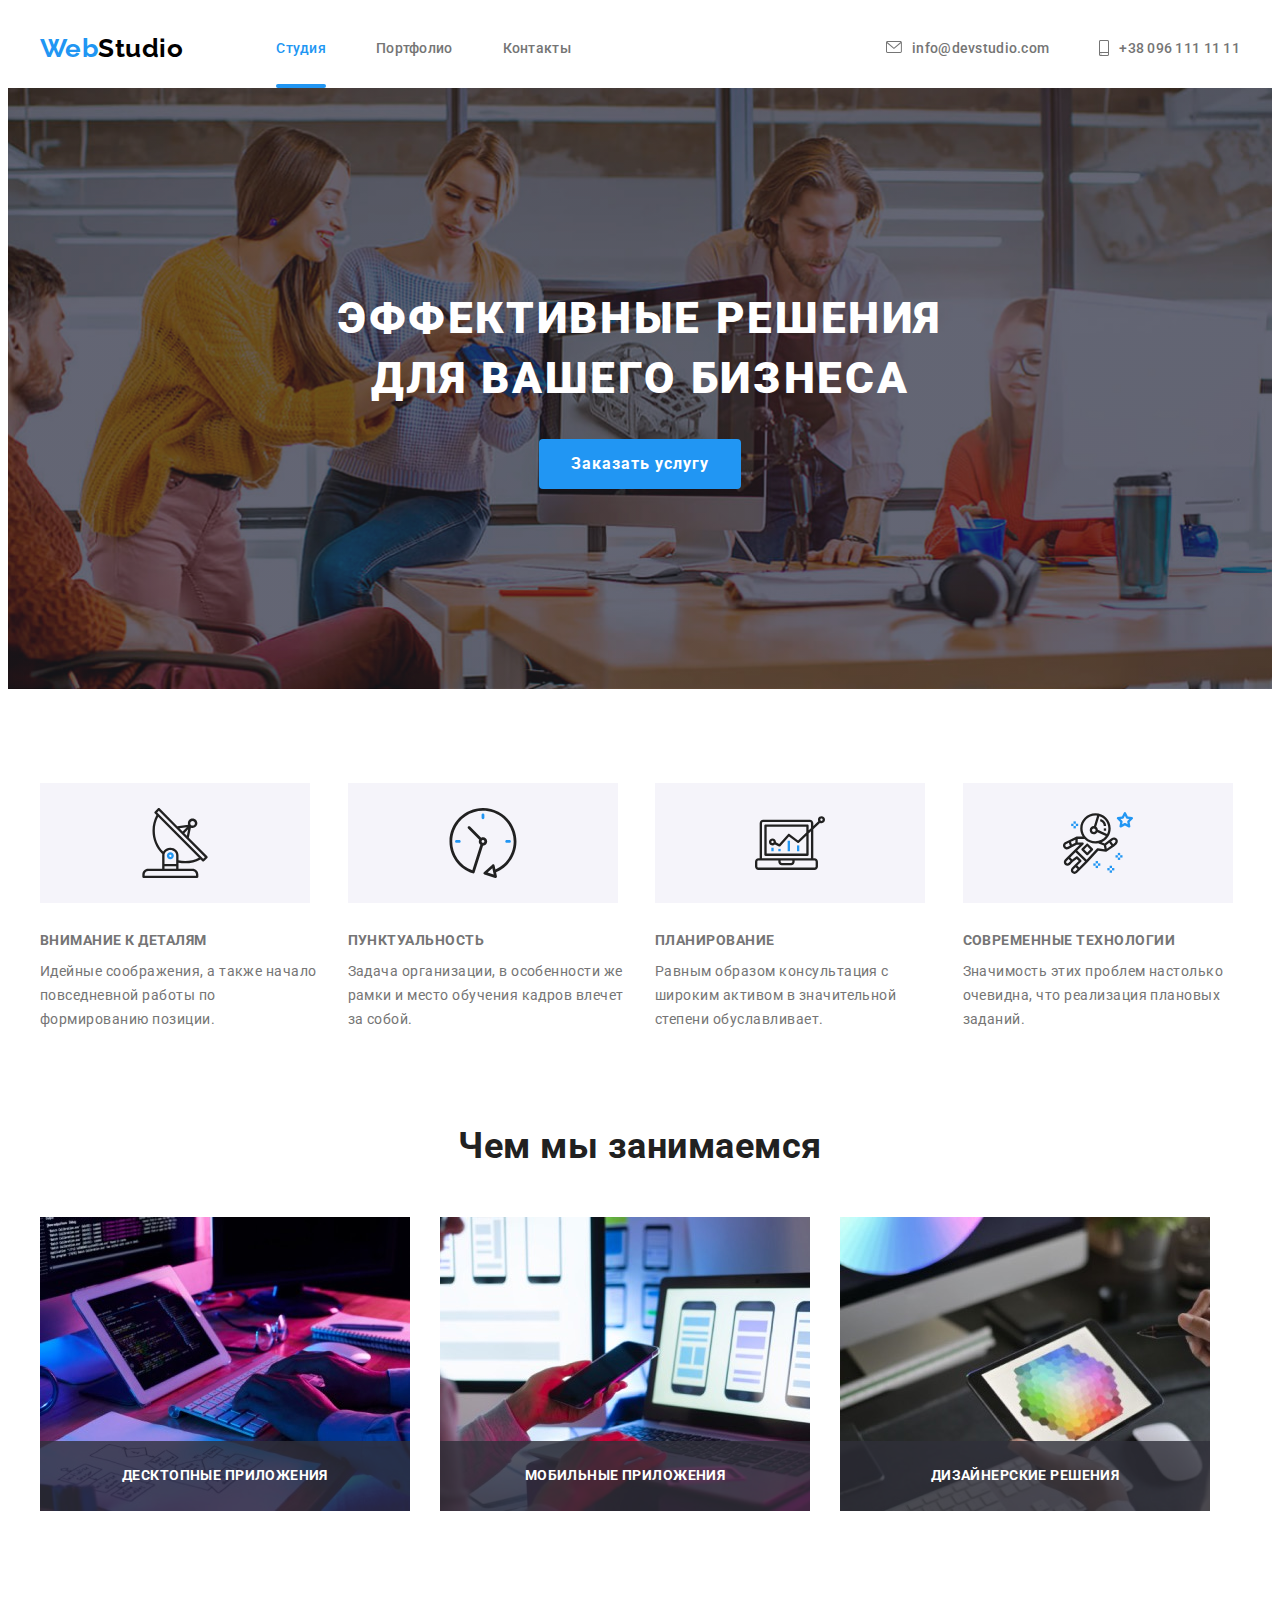
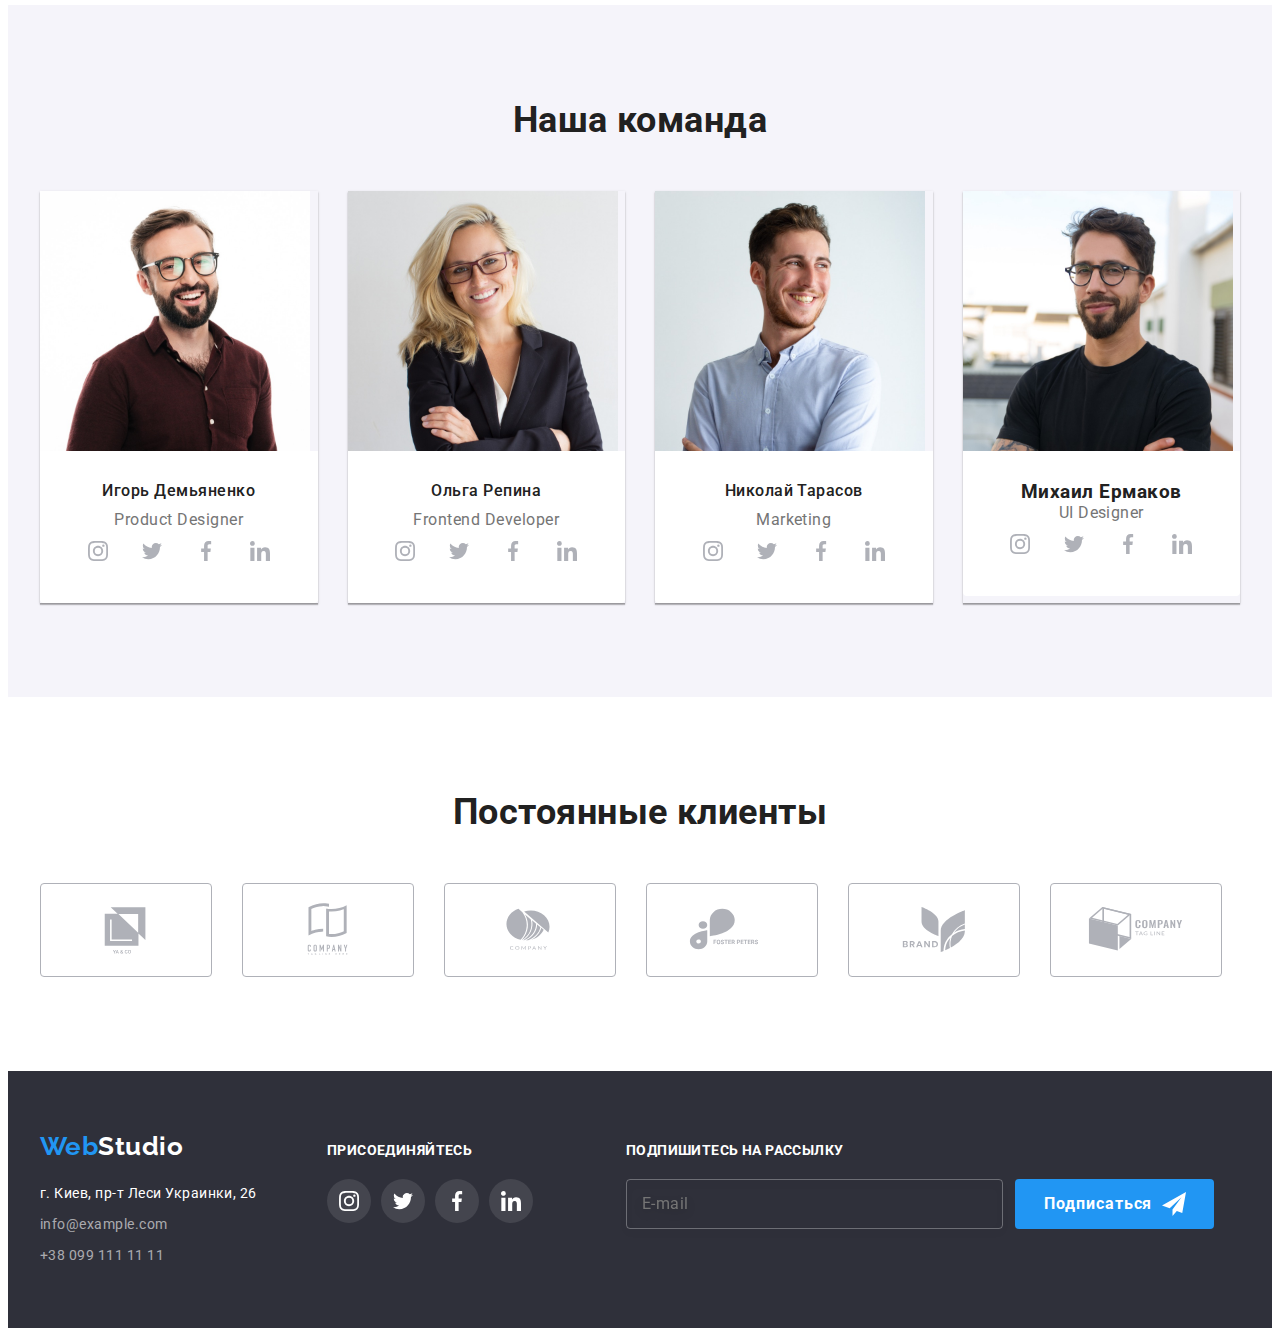
<file: index.html>
<!DOCTYPE html>
<html lang="ru">
  <head>
    <meta charset="UTF-8" />
    <meta http-equiv="X-UA-Compatible" content="IE=edge" />
    <meta name="viewport" content="width=device-width, initial-scale=1.0" />
    <title>WebStudio</title>
    <!-- Шрифты -->
    <link rel="preconnect" href="https://fonts.googleapis.com" />
    <link rel="preconnect" href="https://fonts.gstatic.com" crossorigin />
    <link
      href="https://fonts.googleapis.com/css2?family=Raleway:wght@700&family=Roboto:wght@400;500;700;900&display=swap"
      rel="stylesheet"
    />
    <!-- Нормализация стилей -->
    <link
      rel="stylesheet"
      href="https://cdnjs.cloudflare.com/ajax/libs/modern-normalize/1.1.0/modern-normalize.min.css"
      integrity="sha512-wpPYUAdjBVSE4KJnH1VR1HeZfpl1ub8YT/NKx4PuQ5NmX2tKuGu6U/JRp5y+Y8XG2tV+wKQpNHVUX03MfMFn9Q=="
      crossorigin="anonymous"
      referrerpolicy="no-referrer"
    />
    <!-- Стили текущие -->
    <link rel="stylesheet" href="./css/main.min.css" />
  </head>

  <body>
    <!-- Шапка сайта -->
    <header class="header">
      <div class="container header__container">
        <a href="./index.html" class="logo header__logo"
          ><span class="logo__accent">Web</span>Studio</a
        >
        <nav class="nav-menu">
          <ul class="nav-menu__list nav-menu__list--web list">
            <li class="nav-menu__item">
              <a href="./index.html" class="nav-menu__link link nav-menu__link--current">Студия</a>
            </li>
            <li class="nav-menu__item">
              <a href="./portfolio.html" class="nav-menu__link link">Портфолио</a>
            </li>
            <li class="nav-menu__item">
              <a href="" class="nav-menu__link link">Контакты</a>
            </li>
          </ul>
        </nav>
        <ul class="nav-contact list nav-contact--right nav-contact--web">
          <li class="nav-contact__item">
            <a href="mailto:info@devstudio.com" class="nav-contact__link link">
              <div class="nav-contact__wrapper">
                <svg class="nav-contact__icon" width="16" height="12">
                  <use href="./images/icons.svg#mail"></use>
                </svg>
                <p>info@devstudio.com</p>
              </div>
            </a>
          </li>
          <li class="nav-contact__item">
            <a href="tel:+380991111111" class="nav-contact__link link">
              <div class="nav-contact__wrapper nav-contact__wrapper--center">
                <svg class="nav-contact__icon" width="10" height="16">
                  <use href="./images/icons.svg#smartphone"></use>
                </svg>
                <p>+38 096 111 11 11</p>
              </div>
            </a>
          </li>
        </ul>
      </div>
    </header>

    <!-- Основной контент -->
    <main>
      <!-- Секция-герой -->
      <section class="hero">
        <div class="container">
          <h1 class="hero__title">Эффективные решения для вашего бизнеса</h1>
          <button type="button" class="btn hero__btn" data-modal-open>Заказать услугу</button>
        </div>
      </section>

      <!-- Модальное окно -->
      <div class="backdrop backdrop--is-hidden" data-modal>
        <div class="modal">
          <button type="button" class="modal__close-btn" data-modal-close>
            <svg class="modal__icon" width="30" height="30">
              <use href="./images/icons.svg#icon-close-black"></use>
            </svg>
          </button>
          <strong class="modal__title">Оставьте свои данные, мы вам перезвоним</strong>
          <div class="modal__container">
            <form name="modal__form">
              <div class="modal__group" role="group">
                <label class="modal__form-label">
                  <span class="modal__label-text">Имя</span>
                  <input
                    class="modal__form-field"
                    name="user-name"
                    type="text"
                    placeholder=" "
                    minlength="3"
                    maxlength="50"
                    required
                  />
                  <svg class="modal__form-icon" width="18" height="18">
                    <use href="./images/icons.svg#icon-person-black"></use>
                  </svg>
                </label>
                <label class="modal__form-label">
                  <span class="modal__label-text">Телефон</span>
                  <input
                    class="modal__form-field"
                    name="user-contact"
                    type="tel"
                    placeholder=" "
                    minlength="10"
                    maxlength="13"
                    required
                  />
                  <svg class="modal__form-icon" width="18" height="18">
                    <use href="./images/icons.svg#icon-phone-black"></use>
                  </svg>
                </label>
                <label class="modal__form-label">
                  <span class="modal__label-text">Почта</span>
                  <input
                    class="modal__form-field"
                    name="user-email"
                    type="email"
                    placeholder=" "
                    minlength="9"
                    maxlength="50"
                    required
                  />
                  <svg class="modal__form-icon" width="18" height="18">
                    <use href="./images/icons.svg#icon-email-black"></use>
                  </svg>
                </label>
                <label class="modal__form-label">
                  <span class="modal__label-text">Комментарий</span>
                  <textarea
                    class="modal__form-field modal__field-comment"
                    placeholder="Введите текст"
                  ></textarea>
                </label>
              </div>
              <label class="checkbox modal__checkbox">
                <input
                  class="checkbox__standart visually-hidden"
                  name="checkbox-agreement"
                  type="checkbox"
                  value=""
                />
                <span class="checkbox__custom">
                  <svg class="checkbox__icon" width="16" height="15">
                    <use href="./images/icons.svg#icon-check"></use>
                  </svg>
                </span>
                <span class="checkbox__agreement"
                  >Соглашаюсь с рассылкой и принимаю
                  <a class="checkbox__link" href="">Условия договора</a>
                </span>
              </label>
              <button class="btn modal__btn-send-form" type="submit">Отправить</button>
            </form>
          </div>
        </div>
      </div>
      <!-- Преимущества студии -->
      <section class="section-benefits section">
        <div class="container">
          <h2 class="section-title visually-hidden">Преимущества</h2>
          <ul class="list section-benefits__list">
            <li class="section-benefits__item">
              <div class="section-benefits__wrapper-img">
                <svg class="section-benefits__img" width="70" height="70">
                  <use href="./images/icons.svg#antenna"></use>
                </svg>
              </div>
              <h3 class="section-benefits__subtitle">Внимание к деталям</h3>
              <p class="section-benefits__desc">
                Идейные соображения, а также начало повседневной работы по формированию позиции.
              </p>
            </li>
            <li class="section-benefits__item">
              <div class="section-benefits__wrapper-img">
                <svg class="section-benefits__img" width="70" height="70">
                  <use href="./images/icons.svg#clock"></use>
                </svg>
              </div>
              <h3 class="section-benefits__subtitle">Пунктуальность</h3>
              <p class="section-benefits__desc">
                Задача организации, в особенности же рамки и место обучения кадров влечет за собой.
              </p>
            </li>
            <li class="section-benefits__item">
              <div class="section-benefits__wrapper-img">
                <svg class="section-benefits__img" width="70" height="70">
                  <use href="./images/icons.svg#diagram"></use>
                </svg>
              </div>
              <h3 class="section-benefits__subtitle">Планирование</h3>
              <p class="section-benefits__desc">
                Равным образом консультация с широким активом в значительной степени обуславливает.
              </p>
            </li>
            <li class="section-benefits__item">
              <div class="section-benefits__wrapper-img">
                <svg class="section-benefits__img" width="70" height="70">
                  <use href="./images/icons.svg#astronaut"></use>
                </svg>
              </div>
              <h3 class="section-benefits__subtitle">Современные технологии</h3>
              <p class="section-benefits__desc">
                Значимость этих проблем настолько очевидна, что реализация плановых заданий.
              </p>
            </li>
          </ul>
        </div>
      </section>

      <!-- Чем занимается студия -->
      <section class="section-work section">
        <div class="container">
          <h2 class="section-work__section-title section-title">Чем мы занимаемся</h2>
          <ul class="section-work__list list">
            <li class="section-work__item">
              <img
                src="./images/imagesmain/whatwedo-koding.jpg"
                alt="Человек пишет программный код"
                width="370"
              />
              <p class="section-work__desc">Десктопные приложения</p>
            </li>
            <li class="section-work__item">
              <img
                src="./images/imagesmain/whatwedo-mob.jpg"
                alt="На экране ноутбока представлены варианты разметки сайта для телефона"
                width="370"
              />
              <p class="section-work__desc">Мобильные приложения</p>
            </li>
            <li class="section-work__item">
              <img
                src="./images/imagesmain/whatwedo-tab.jpg"
                alt="Планшет со спектром цветов"
                width="370"
              />
              <p class="section-work__desc">Дизайнерские решения</p>
            </li>
          </ul>
        </div>
      </section>

      <!-- Команда сотрудников студии -->
      <section class="section-team section">
        <div class="container">
          <h2 class="section-team__section-title section-title">Наша команда</h2>
          <ul class="list section-team__list">
            <li class="section-team__item">
              <img
                src="./images/imagesmain/Demyanenko.jpg"
                alt="Фото Product Designer Игорь Демьяненко"
                width="270"
              />
              <div class="section-team__card">
                <h3 class="section-team__subtitle subtitle">Игорь Демьяненко</h3>
                <p class="section-team__desc" lang="en">Product Designer</p>
                <ul class="list socialmedia-list">
                  <li class="socialmedia-list__item">
                    <a
                      href=""
                      class="link socialmedia-list__link"
                      target="_blank"
                      rel="noopener no-referrer"
                      aria-label="instagram"
                    >
                      <svg class="socialmedia-list__icon" width="20" height="20">
                        <use href="./images/icons.svg#instagram"></use>
                      </svg>
                    </a>
                  </li>
                  <li class="socialmedia-list__item">
                    <a
                      href=""
                      class="link socialmedia-list__link"
                      target="_blank"
                      rel="noopener no-referrer"
                      aria-label="twitter"
                    >
                      <svg class="socialmedia-list__icon" width="20" height="20">
                        <use href="./images/icons.svg#twitter"></use>
                      </svg>
                    </a>
                  </li>
                  <li class="socialmedia-list__item">
                    <a
                      href=""
                      class="link socialmedia-list__link"
                      target="_blank"
                      rel="noopener no-referrer"
                      aria-label="facebook"
                    >
                      <svg class="socialmedia-list__icon" width="20" height="20">
                        <use href="./images/icons.svg#facebook"></use>
                      </svg>
                    </a>
                  </li>
                  <li class="socialmedia-list__item">
                    <a
                      href=""
                      class="link socialmedia-list__link"
                      target="_blank"
                      rel="noopener no-referrer"
                      aria-label="linkedin"
                    >
                      <svg class="socialmedia-list__icon" width="20" height="20">
                        <use href="./images/icons.svg#linkedin"></use>
                      </svg>
                    </a>
                  </li>
                </ul>
              </div>
            </li>
            <li class="section-team__item">
              <img
                src="./images/imagesmain/Repina.jpg"
                alt="Фото Frontend Developer Ольга Репина"
                width="270"
              />
              <div class="section-team__card">
                <h3 class="section-team__subtitle subtitle">Ольга Репина</h3>
                <p class="section-team__desc" lang="en">Frontend Developer</p>
                <ul class="list socialmedia-list">
                  <li class="socialmedia-list__item">
                    <a
                      href=""
                      class="link socialmedia-list__link"
                      target="_blank"
                      rel="noopener no-referrer"
                      aria-label="instagram"
                    >
                      <svg class="socialmedia-list__icon" width="20" height="20">
                        <use href="./images/icons.svg#instagram"></use>
                      </svg>
                    </a>
                  </li>
                  <li class="socialmedia-list__item">
                    <a
                      href=""
                      class="link socialmedia-list__link"
                      target="_blank"
                      rel="noopener no-referrer"
                      aria-label="twitter"
                    >
                      <svg class="socialmedia-list__icon" width="20" height="20">
                        <use href="./images/icons.svg#twitter"></use>
                      </svg>
                    </a>
                  </li>
                  <li class="socialmedia-list__item">
                    <a
                      href=""
                      class="link socialmedia-list__link"
                      target="_blank"
                      rel="noopener no-referrer"
                      aria-label="facebook"
                    >
                      <svg class="socialmedia-list__icon" width="20" height="20">
                        <use href="./images/icons.svg#facebook"></use>
                      </svg>
                    </a>
                  </li>
                  <li class="socialmedia-list__item">
                    <a
                      href=""
                      class="link socialmedia-list__link"
                      target="_blank"
                      rel="noopener no-referrer"
                      aria-label="linkedin"
                    >
                      <svg class="socialmedia-list__icon" width="20" height="20">
                        <use href="./images/icons.svg#linkedin"></use>
                      </svg>
                    </a>
                  </li>
                </ul>
              </div>
            </li>
            <li class="section-team__item">
              <img
                src="./images/imagesmain/Tarasov.jpg"
                alt="Фото Marketing Николай Тарасов"
                width="270"
              />
              <div class="section-team__card">
                <h3 class="section-team__subtitle subtitle">Николай Тарасов</h3>
                <p class="section-team__desc" lang="en">Marketing</p>
                <ul class="list socialmedia-list">
                  <li class="socialmedia-list__item">
                    <a
                      href=""
                      class="link socialmedia-list__link"
                      target="_blank"
                      rel="noopener no-referrer"
                      aria-label="instagram"
                    >
                      <svg class="socialmedia-list__icon" width="20" height="20">
                        <use href="./images/icons.svg#instagram"></use>
                      </svg>
                    </a>
                  </li>
                  <li class="socialmedia-list__item">
                    <a
                      href=""
                      class="link socialmedia-list__link"
                      target="_blank"
                      rel="noopener no-referrer"
                      aria-label="twitter"
                    >
                      <svg class="socialmedia-list__icon" width="20" height="20">
                        <use href="./images/icons.svg#twitter"></use>
                      </svg>
                    </a>
                  </li>
                  <li class="socialmedia-list__item">
                    <a
                      href=""
                      class="link socialmedia-list__link"
                      target="_blank"
                      rel="noopener no-referrer"
                      aria-label="facebook"
                    >
                      <svg class="socialmedia-list__icon" width="20" height="20">
                        <use href="./images/icons.svg#facebook"></use>
                      </svg>
                    </a>
                  </li>
                  <li class="socialmedia-list__item">
                    <a
                      href=""
                      class="link socialmedia-list__link"
                      target="_blank"
                      rel="noopener no-referrer"
                      aria-label="linkedin"
                    >
                      <svg class="socialmedia-list__icon" width="20" height="20">
                        <use href="./images/icons.svg#linkedin"></use>
                      </svg>
                    </a>
                  </li>
                </ul>
              </div>
            </li>
            <li class="section-team__item">
              <img
                src="./images/imagesmain/Ermakov.jpg"
                alt="Фото UI Designer Михаил Ермаков"
                width="270"
              />
              <div class="section-team__card">
                <h3 class="subtitle">Михаил Ермаков</h3>
                <p class="desc" lang="en">UI Designer</p>
                <ul class="list socialmedia-list">
                  <li class="socialmedia-list__item">
                    <a
                      href=""
                      class="link socialmedia-list__link"
                      target="_blank"
                      rel="noopener no-referrer"
                      aria-label="instagram"
                    >
                      <svg class="socialmedia-list__icon" width="20" height="20">
                        <use href="./images/icons.svg#instagram"></use>
                      </svg>
                    </a>
                  </li>
                  <li class="socialmedia-list__item">
                    <a
                      href=""
                      class="link socialmedia-list__link"
                      target="_blank"
                      rel="noopener no-referrer"
                      aria-label="twitter"
                    >
                      <svg class="socialmedia-list__icon" width="20" height="20">
                        <use href="./images/icons.svg#twitter"></use>
                      </svg>
                    </a>
                  </li>
                  <li class="socialmedia-list__item">
                    <a
                      href=""
                      class="link socialmedia-list__link"
                      target="_blank"
                      rel="noopener no-referrer"
                      aria-label="facebook"
                    >
                      <svg class="socialmedia-list__icon" width="20" height="20">
                        <use href="./images/icons.svg#facebook"></use>
                      </svg>
                    </a>
                  </li>
                  <li class="socialmedia-list__item">
                    <a
                      href=""
                      class="link socialmedia-list__link"
                      target="_blank"
                      rel="noopener no-referrer"
                      aria-label="linkedin"
                    >
                      <svg class="socialmedia-list__icon" width="20" height="20">
                        <use href="./images/icons.svg#linkedin"></use>
                      </svg>
                    </a>
                  </li>
                </ul>
              </div>
            </li>
          </ul>
        </div>
      </section>
    </main>

    <!-- Постоянные клиенты -->
    <section class="section-clients section section-clients--last">
      <div class="container clients-container">
        <h2 class="section-clients__title section-title">Постоянные клиенты</h2>
        <ul class="list section-clients__list">
          <li class="section-clients__item">
            <a
              class="link section-clients__link"
              href=""
              rel="noopener no-refferel"
              target="_blank"
              aria-label="Логотип компании-клиента YA&CO"
            >
              <svg class="section-clients__logo" width="106" height="60">
                <use href="./images/icons.svg#logo-1"></use>
              </svg>
            </a>
          </li>
          <li class="section-clients__item">
            <a
              class="link section-clients__link"
              href=""
              rel="noopener no-refferel"
              target="_blank"
              aria-label="Логотип компании-клиента2"
            >
              <svg class="section-clients__logo" width="106" height="60">
                <use href="./images/icons.svg#logo-2"></use>
              </svg>
            </a>
          </li>
          <li class="section-clients__item">
            <a
              class="link section-clients__link"
              href=""
              rel="noopener no-refferel"
              target="_blank"
              aria-label="Логотип компании-клиента3"
            >
              <svg class="section-clients__logo" width="106" height="60">
                <use href="./images/icons.svg#logo-3"></use>
              </svg>
            </a>
          </li>
          <li class="section-clients__item">
            <a
              class="link section-clients__link"
              href=""
              rel="noopener no-refferel"
              target="_blank"
              aria-label="Логотип компании-клиента4"
            >
              <svg class="section-clients__logo" width="106" height="60">
                <use href="./images/icons.svg#logo-4"></use>
              </svg>
            </a>
          </li>
          <li class="section-clients__item">
            <a
              class="link section-clients__link"
              href=""
              rel="noopener no-refferel"
              target="_blank"
              aria-label="Логотип компании-клиента5"
            >
              <svg class="section-clients__logo" width="106" height="60">
                <use href="./images/icons.svg#logo-5"></use>
              </svg>
            </a>
          </li>
          <li class="section-clients__item">
            <a
              class="link section-clients__link"
              href=""
              rel="noopener no-refferel"
              target="_blank"
              aria-label="Логотип компании-клиента6"
            >
              <svg class="section-clients__logo" width="106" height="60">
                <use href="./images/icons.svg#logo-6"></use>
              </svg>
            </a>
          </li>
        </ul>
      </div>
    </section>

    <!-- Подвал сайта -->
    <footer class="footer">
      <div class="container footer__container">
        <div class="footer__contact">
          <a href="./index.html" class="logo footer__logo"
            ><span class="logo__accent">Web</span>Studio</a
          >
          <address class="address footer__address">
            <ul class="address__list list">
              <li class="address__item">
                <a href="" class="address__link address__link--white link"
                  >г. Киев, пр-т Леси Украинки, 26</a
                >
              </li>
              <li class="address__item">
                <a href="mailto:info@example.com" class="address__link link">info@example.com</a>
              </li>
              <li class="address__item">
                <a href="tel:+380991111111" class="address__link link">+38 099 111 11 11</a>
              </li>
            </ul>
          </address>
        </div>
        <div class="footer__follow">
          <h2 class="footer__title">присоединяйтесь</h2>
          <ul class="socialmedia-list list">
            <li class="socialmedia-list__item">
              <a
                href=""
                class="socialmedia-list__link socialmedia-list__link--on-bckgr link"
                target="_blank"
                rel="noopener no-referrer"
                aria-label="instagram"
              >
                <svg class="socialmedia-list__icon" width="20" height="20">
                  <use href="./images/icons.svg#instagram"></use>
                </svg>
              </a>
            </li>
            <li class="socialmedia-list__item">
              <a
                href=""
                class="socialmedia-list__link socialmedia-list__link--on-bckgr link"
                target="_blank"
                rel="noopener no-referrer"
                aria-label="twitter"
              >
                <svg class="socialmedia-list__icon" width="20" height="20">
                  <use href="./images/icons.svg#twitter"></use>
                </svg>
              </a>
            </li>
            <li class="socialmedia-list__item">
              <a
                href=""
                class="socialmedia-list__link socialmedia-list__link--on-bckgr link"
                target="_blank"
                rel="noopener no-referrer"
                aria-label="facebook"
              >
                <svg class="socialmedia-list__icon" width="20" height="20">
                  <use href="./images/icons.svg#facebook"></use>
                </svg>
              </a>
            </li>
            <li class="socialmedia-list__item">
              <a
                href=""
                class="socialmedia-list__link socialmedia-list__link--on-bckgr link"
                target="_blank"
                rel="noopener no-referrer"
                aria-label="linkedin"
              >
                <svg class="socialmedia-list__icon" width="20" height="20">
                  <use href="./images/icons.svg#linkedin"></use>
                </svg>
              </a>
            </li>
          </ul>
        </div>
        <div class="footer__subscribe">
          <h2 class="footer__title">Подпишитесь на рассылку</h2>
          <form name="subscribe-form" class="subscribe-form">
            <input
              class="subscribe-form__field"
              name="subscribe-email"
              type="email"
              placeholder="E-mail"
              autocomplete="on"
            />
            <button class="btn subscribe-form__btn" type="submit">
              <span> Подписаться</span>
              <svg class="subscribe-form__icon" width="24" height="24">
                <use href="./images/icons.svg#icon-send"></use>
              </svg>
            </button>
          </form>
        </div>
      </div>
    </footer>
    <!-- Скрипты -->
    <script src="./js/modal.js"></script>
  </body>
</html>
</file>
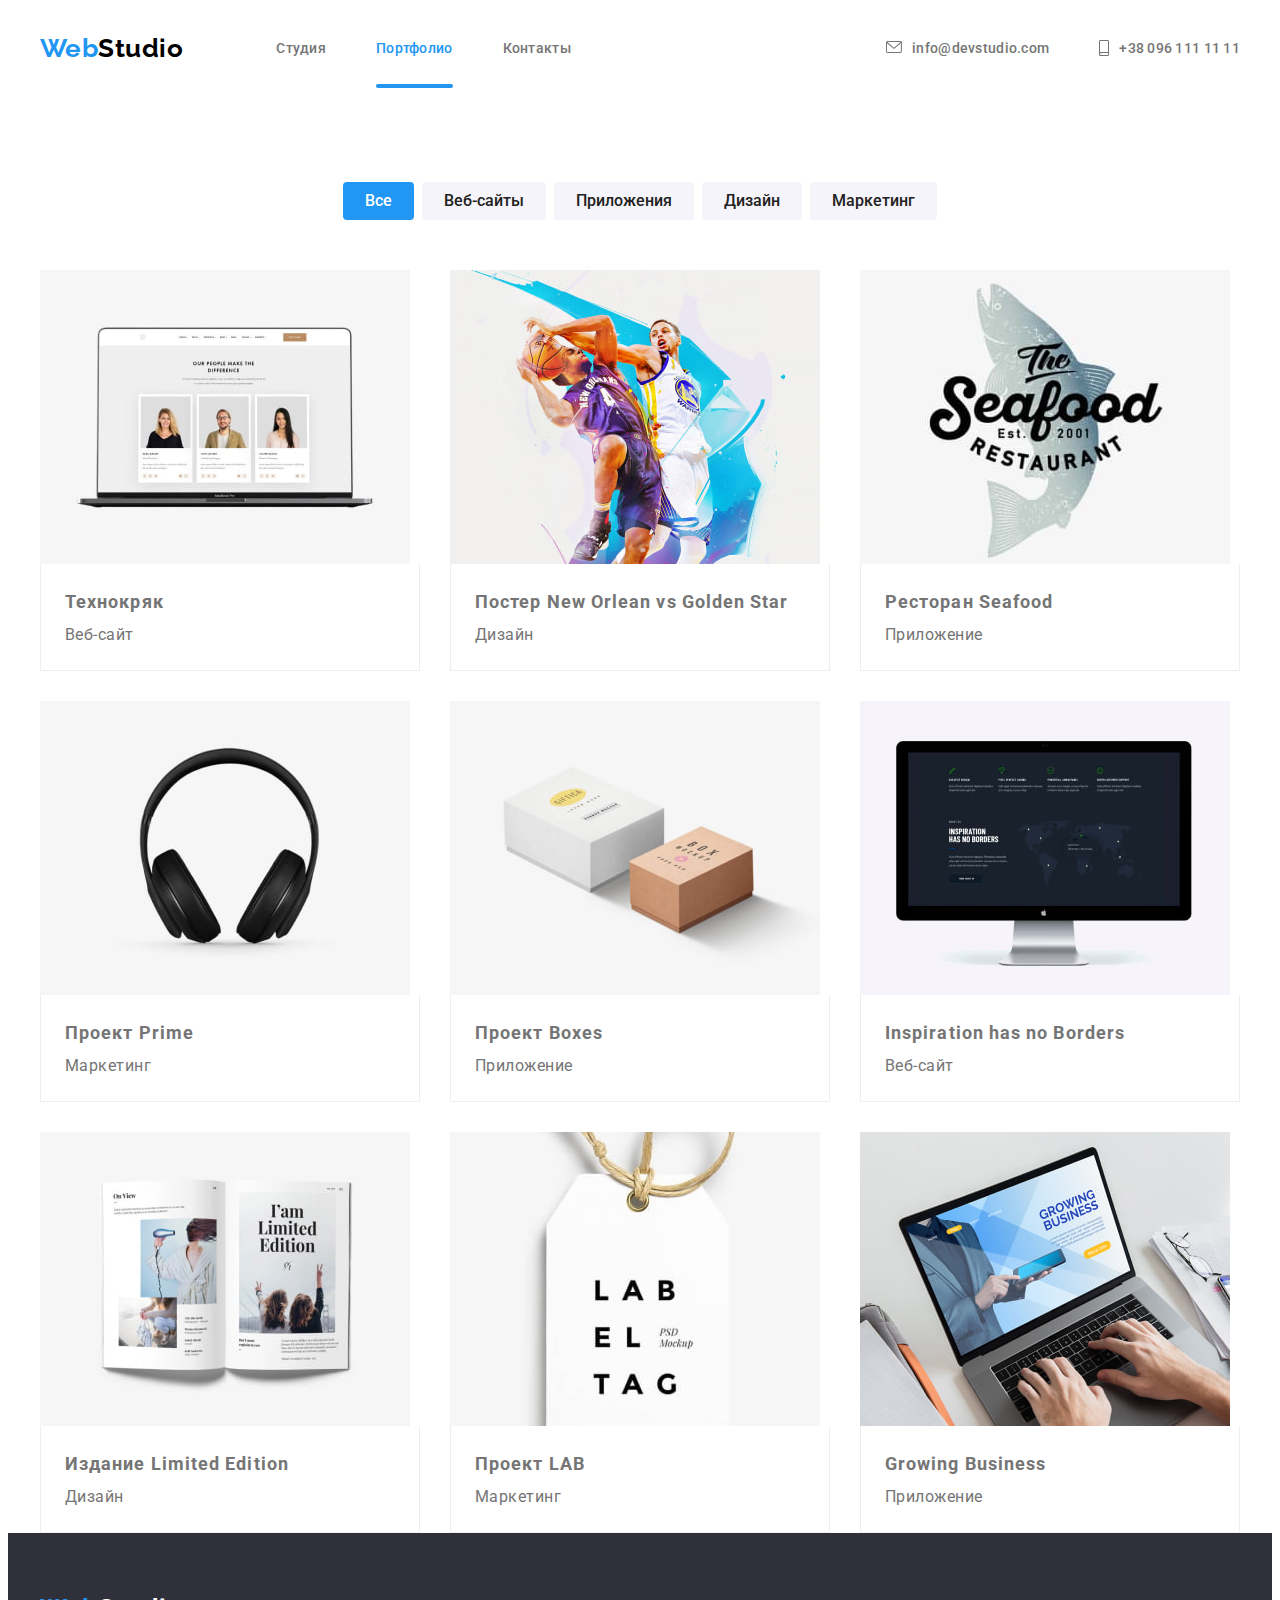
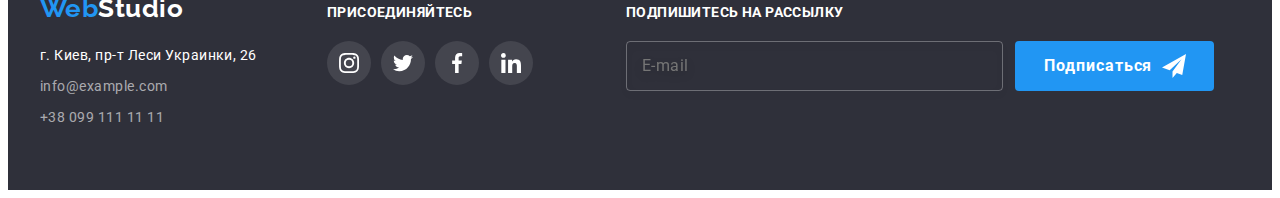
<file: portfolio.html>
<!DOCTYPE html>
<html lang="ru">
  <head>
    <meta charset="UTF-8" />
    <meta http-equiv="X-UA-Compatible" content="IE=edge" />
    <meta name="viewport" content="width=device-width, initial-scale=1.0" />
    <title>WebStudio</title>
    <!-- Шрифты -->
    <link rel="preconnect" href="https://fonts.googleapis.com" />
    <link rel="preconnect" href="https://fonts.gstatic.com" crossorigin />
    <link
      href="https://fonts.googleapis.com/css2?family=Raleway:wght@700&family=Roboto:wght@400;500;700;900&display=swap"
      rel="stylesheet"
    />
    <!-- Нормализация стилей -->
    <link
      rel="stylesheet"
      href="https://cdnjs.cloudflare.com/ajax/libs/modern-normalize/1.1.0/modern-normalize.min.css"
      integrity="sha512-wpPYUAdjBVSE4KJnH1VR1HeZfpl1ub8YT/NKx4PuQ5NmX2tKuGu6U/JRp5y+Y8XG2tV+wKQpNHVUX03MfMFn9Q=="
      crossorigin="anonymous"
      referrerpolicy="no-referrer"
    />
    <!-- Стили текущие -->
    <link rel="stylesheet" href="./css/main.min.css" />
  </head>

  <body>
    <!-- Шапка сайта -->
    <header class="header">
      <div class="container header__container">
        <a href="./index.html" class="logo header__logo"
          ><span class="logo__accent">Web</span>Studio</a
        >
        <nav class="nav-menu">
          <ul class="nav-menu__list nav-menu__list--web list">
            <li class="nav-menu__item">
              <a href="./index.html" class="nav-menu__link link">Студия</a>
            </li>
            <li class="nav-menu__item">
              <a href="./portfolio.html" class="nav-menu__link link nav-menu__link--current"
                >Портфолио</a
              >
            </li>
            <li class="nav-menu__item">
              <a href="" class="nav-menu__link link">Контакты</a>
            </li>
          </ul>
        </nav>
        <ul class="nav-contact list nav-contact--right nav-contact--web">
          <li class="nav-contact__item">
            <a href="mailto:info@devstudio.com" class="nav-contact__link link">
              <div class="nav-contact__wrapper">
                <svg class="nav-contact__icon" width="16" height="12">
                  <use href="./images/icons.svg#mail"></use>
                </svg>
                <p>info@devstudio.com</p>
              </div>
            </a>
          </li>
          <li class="nav-contact__item">
            <a href="tel:+380991111111" class="nav-contact__link link">
              <div class="nav-contact__wrapper nav-contact__wrapper--center">
                <svg class="nav-contact__icon" width="10" height="16">
                  <use href="./images/icons.svg#smartphone"></use>
                </svg>
                <p>+38 096 111 11 11</p>
              </div>
            </a>
          </li>
        </ul>
      </div>
    </header>

    <!-- Основной контент -->
    <main>
      <!-- Секция с примерами работ -->
      <section class="portfolio section last-section">
        <div class="container container-portfolio">
          <h1 class="visually-hidden">Примеры работ</h1>
          <!-- фильтры секции -->
          <ul class="list filtr">
            <li class="item">
              <button type="button" class="btn-filtr current">Все</button>
            </li>
            <li class="item">
              <button type="button" class="btn-filtr">Веб-сайты</button>
            </li>
            <li class="item">
              <button type="button" class="btn-filtr">Приложения</button>
            </li>
            <li class="item">
              <button type="button" class="btn-filtr">Дизайн</button>
            </li>
            <li class="item">
              <button type="button" class="btn-filtr">Маркетинг</button>
            </li>
          </ul>
          <!-- Работы -->
          <div class="worklist">
            <ul class="list worklist-list">
              <li class="item">
                <a href="" class="link">
                  <div class="thumb">
                    <img
                      class="worklist-list-img"
                      src="./images/imagesportfolio/web-technokryak.jpg"
                      alt="Открытый ноутбук"
                      width="370"
                      height="294"
                    />
                    <div class="overlay">
                      <p class="overlay-text">
                        Ресурс предлагает комплексные предложения с разным уровнем функционала и
                        сервисов. Все это позволит посетителю получить исчерпывающие сведения
                        о&nbspкомпании или частном лице.
                      </p>
                    </div>
                  </div>
                  <div class="desc">
                    <h2 class="title">Технокряк</h2>
                    <p class="category">Веб-сайт</p>
                  </div>
                </a>
              </li>
              <li class="item">
                <a href="" class="link">
                  <div class="thumb">
                    <img
                      src="./images/imagesportfolio/design-poster-basketball.jpg"
                      alt="Постер с баскетболистами"
                      width="370"
                      height="294"
                    />
                    <div class="overlay">
                      <p class="overlay-text">
                        Ресурс предлагает комплексные предложения с разным уровнем функционала и
                        сервисов. Все это позволит посетителю получить исчерпывающие сведения
                        о&nbspкомпании или частном лице.
                      </p>
                    </div>
                  </div>
                  <div class="desc">
                    <h2 class="title">Постер <span lang="en">New Orlean vs Golden Star</span></h2>
                    <p class="category">Дизайн</p>
                  </div>
                </a>
              </li>
              <li class="item">
                <a href="" class="link">
                  <div class="thumb">
                    <img
                      src="./images/imagesportfolio/app-restaurant.jpg"
                      alt="Рыба как лого ресторана"
                      width="370"
                      height="294"
                    />
                    <div class="overlay">
                      <p class="overlay-text">
                        Ресурс предлагает комплексные предложения с разным уровнем функционала и
                        сервисов. Все это позволит посетителю получить исчерпывающие сведения
                        о&nbspкомпании или частном лице.
                      </p>
                    </div>
                  </div>
                  <div class="desc">
                    <h2 class="title">Ресторан <span lang="en">Seafood</span></h2>
                    <p class="category">Приложение</p>
                  </div>
                </a>
              </li>
              <li class="item">
                <a href="" class="link">
                  <div class="thumb">
                    <img
                      src="./images/imagesportfolio/marketing-headphones.jpg"
                      alt="Наушники"
                      width="370"
                      height="294"
                    />
                    <div class="overlay">
                      <p class="overlay-text">
                        Ресурс предлагает комплексные предложения с разным уровнем функционала и
                        сервисов. Все это позволит посетителю получить исчерпывающие сведения
                        о&nbspкомпании или частном лице.
                      </p>
                    </div>
                  </div>
                  <div class="desc">
                    <h2 class="title">Проект <span lang="en">Prime</span></h2>
                    <p class="category">Маркетинг</p>
                  </div>
                </a>
              </li>
              <li class="item">
                <a href="" class="link">
                  <div class="thumb">
                    <img
                      src="./images/imagesportfolio/app-boxes.jpg"
                      alt="Две коробки"
                      width="370"
                      height="294"
                    />
                    <div class="overlay">
                      <p class="overlay-text">
                        Ресурс предлагает комплексные предложения с разным уровнем функционала и
                        сервисов. Все это позволит посетителю получить исчерпывающие сведения
                        о&nbspкомпании или частном лице.
                      </p>
                    </div>
                  </div>
                  <div class="desc">
                    <h2 class="title">Проект <span lang="en">Boxes</span></h2>
                    <p class="category">Приложение</p>
                  </div>
                </a>
              </li>
              <li class="item">
                <a href="" class="link">
                  <div class="thumb">
                    <img
                      src="./images/imagesportfolio/web-monitor.jpg"
                      alt="Монитор"
                      width="370"
                      height="294"
                    />
                    <div class="overlay">
                      <p class="overlay-text">
                        Ресурс предлагает комплексные предложения с разным уровнем функционала и
                        сервисов. Все это позволит посетителю получить исчерпывающие сведения
                        о&nbspкомпании или частном лице.
                      </p>
                    </div>
                  </div>
                  <div class="desc">
                    <h2 class="title" lang="en">Inspiration has no Borders</h2>
                    <p class="category">Веб-сайт</p>
                  </div>
                </a>
              </li>
              <li class="item">
                <a href="" class="link">
                  <div class="thumb">
                    <img
                      src="./images/imagesportfolio/design-edition.jpg"
                      alt="Раскрытый журнал"
                      width="370"
                      height="294"
                    />
                    <div class="overlay">
                      <p class="overlay-text">
                        Ресурс предлагает комплексные предложения с разным уровнем функционала и
                        сервисов. Все это позволит посетителю получить исчерпывающие сведения
                        о&nbspкомпании или частном лице.
                      </p>
                    </div>
                  </div>
                  <div class="desc">
                    <h2 class="title">Издание <span lang="en">Limited Edition</span></h2>
                    <p class="category">Дизайн</p>
                  </div>
                </a>
              </li>
              <li class="item">
                <a href="" class="link">
                  <div class="thumb">
                    <img
                      src="./images/imagesportfolio/marketimg-label.jpg"
                      alt="Бирка"
                      width="370"
                      height="294"
                    />
                    <div class="overlay">
                      <p class="overlay-text">
                        Ресурс предлагает комплексные предложения с разным уровнем функционала и
                        сервисов. Все это позволит посетителю получить исчерпывающие сведения
                        о&nbspкомпании или частном лице.
                      </p>
                    </div>
                  </div>
                  <div class="desc">
                    <h2 class="title">Проект <span lang="en">LAB</span></h2>
                    <p class="category">Маркетинг</p>
                  </div>
                </a>
              </li>
              <li class="item">
                <a href="" class="link">
                  <div class="thumb">
                    <img
                      src="./images/imagesportfolio/app-growing-business.jpg"
                      alt="Человек набирает что-то на ноутбуке"
                      width="370"
                      height="294"
                    />
                    <div class="overlay">
                      <p class="overlay-text">
                        Ресурс предлагает комплексные предложения с разным уровнем функционала и
                        сервисов. Все это позволит посетителю получить исчерпывающие сведения
                        о&nbspкомпании или частном лице.
                      </p>
                    </div>
                  </div>
                  <div class="desc">
                    <h2 class="title" lang="en">Growing Business</h2>
                    <p class="category">Приложение</p>
                  </div>
                </a>
              </li>
            </ul>
          </div>
        </div>
      </section>
    </main>

    <!-- Подвал сайта -->
    <footer class="footer">
      <div class="container footer__container">
        <div class="footer__contact">
          <a href="./index.html" class="logo footer__logo"
            ><span class="logo__accent">Web</span>Studio</a
          >
          <address class="address footer__address">
            <ul class="address__list list">
              <li class="address__item">
                <a href="" class="address__link address__link--white link"
                  >г. Киев, пр-т Леси Украинки, 26</a
                >
              </li>
              <li class="address__item">
                <a href="mailto:info@example.com" class="address__link link">info@example.com</a>
              </li>
              <li class="address__item">
                <a href="tel:+380991111111" class="address__link link">+38 099 111 11 11</a>
              </li>
            </ul>
          </address>
        </div>
        <div class="footer__follow">
          <h2 class="footer__title">присоединяйтесь</h2>
          <ul class="socialmedia-list list">
            <li class="socialmedia-list__item">
              <a
                href=""
                class="socialmedia-list__link socialmedia-list__link--on-bckgr link"
                target="_blank"
                rel="noopener no-referrer"
                aria-label="instagram"
              >
                <svg class="socialmedia-list__icon" width="20" height="20">
                  <use href="./images/icons.svg#instagram"></use>
                </svg>
              </a>
            </li>
            <li class="socialmedia-list__item">
              <a
                href=""
                class="socialmedia-list__link socialmedia-list__link--on-bckgr link"
                target="_blank"
                rel="noopener no-referrer"
                aria-label="twitter"
              >
                <svg class="socialmedia-list__icon" width="20" height="20">
                  <use href="./images/icons.svg#twitter"></use>
                </svg>
              </a>
            </li>
            <li class="socialmedia-list__item">
              <a
                href=""
                class="socialmedia-list__link socialmedia-list__link--on-bckgr link"
                target="_blank"
                rel="noopener no-referrer"
                aria-label="facebook"
              >
                <svg class="socialmedia-list__icon" width="20" height="20">
                  <use href="./images/icons.svg#facebook"></use>
                </svg>
              </a>
            </li>
            <li class="socialmedia-list__item">
              <a
                href=""
                class="socialmedia-list__link socialmedia-list__link--on-bckgr link"
                target="_blank"
                rel="noopener no-referrer"
                aria-label="linkedin"
              >
                <svg class="socialmedia-list__icon" width="20" height="20">
                  <use href="./images/icons.svg#linkedin"></use>
                </svg>
              </a>
            </li>
          </ul>
        </div>
        <div class="footer__subscribe">
          <h2 class="footer__title">Подпишитесь на рассылку</h2>
          <form name="subscribe-form" class="subscribe-form">
            <input
              class="subscribe-form__field"
              name="subscribe-email"
              type="email"
              placeholder="E-mail"
              autocomplete="on"
            />
            <button class="btn subscribe-form__btn" type="submit">
              <span> Подписаться</span>
              <svg class="subscribe-form__icon" width="24" height="24">
                <use href="./images/icons.svg#icon-send"></use>
              </svg>
            </button>
          </form>
        </div>
      </div>
    </footer>
  </body>
</html>
</file>
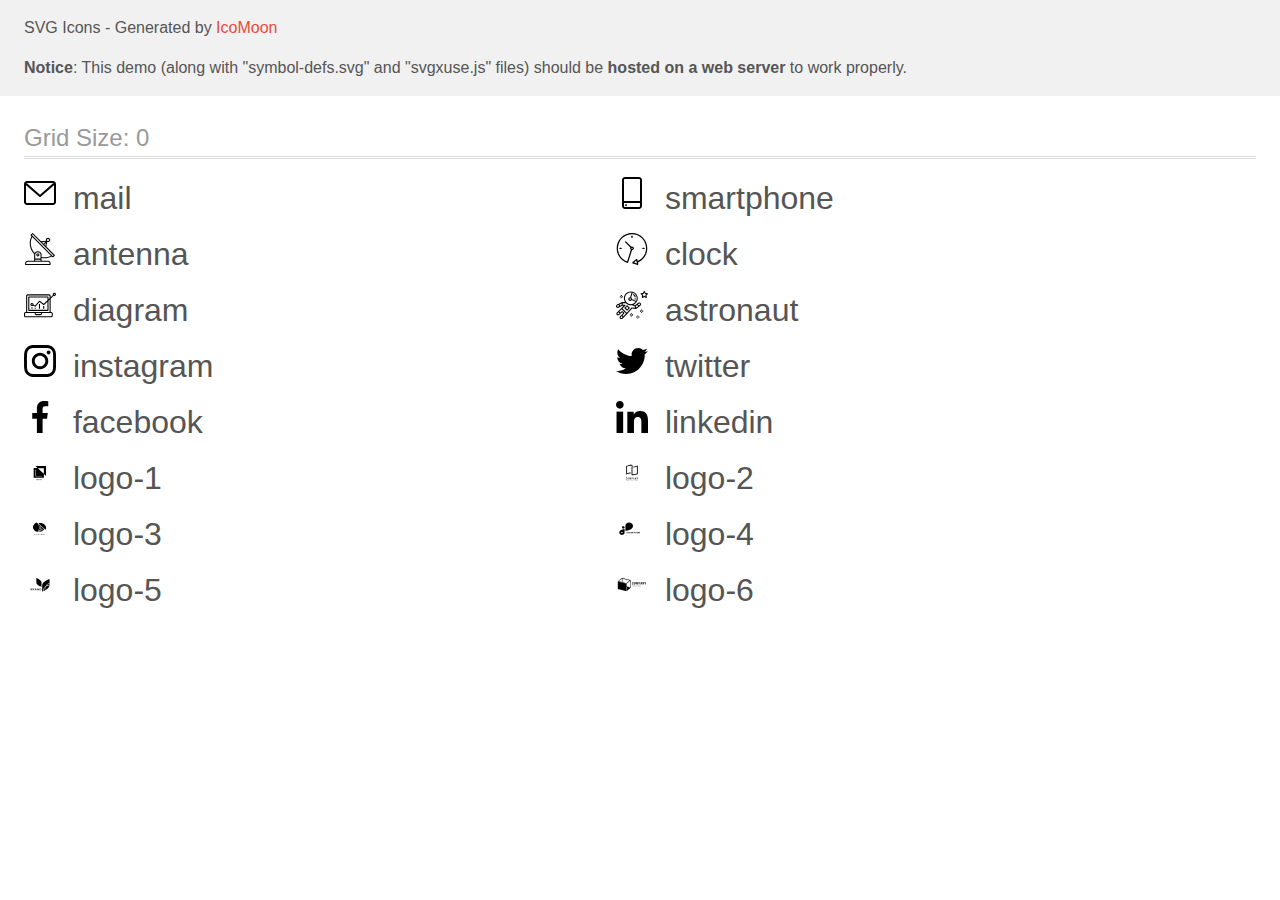
<file: icons/icomoon/demo-external-svg.html>
<!doctype html>
<html>
<head>
    <title>IcoMoon - SVG Icons</title>
    <meta charset="utf-8">
    <meta name="viewport" content="width=device-width, initial-scale=1">
    <link rel="stylesheet" href="demo-files/demo.css">
    <link rel="stylesheet" href="style.css">
</head>
<body>
<header class="bgc1 clearfix">
<div class="mhl">
    <p>SVG Icons - Generated by <a href="https://icomoon.io/app">IcoMoon</a></p><p><strong>Notice</strong>: This demo (along with "symbol-defs.svg" and "svgxuse.js" files) should be <b>hosted on a web server</b> to work properly.</p>
</div>
</header>
    <div class="clearfix mhl ptl">
        <h1 class="mvm mtn fgc1">Grid Size: 0</h1>
        <div class="glyph fs1">
            <div class="clearfix pbs">
                <svg class="icon mail"><use xlink:href="symbol-defs.svg#mail"></use></svg><span class="name"> mail</span>
            </div>
        </div>
        <div class="glyph fs1">
            <div class="clearfix pbs">
                <svg class="icon smartphone"><use xlink:href="symbol-defs.svg#smartphone"></use></svg><span class="name"> smartphone</span>
            </div>
        </div>
        <div class="glyph fs1">
            <div class="clearfix pbs">
                <svg class="icon antenna"><use xlink:href="symbol-defs.svg#antenna"></use></svg><span class="name"> antenna</span>
            </div>
        </div>
        <div class="glyph fs1">
            <div class="clearfix pbs">
                <svg class="icon clock"><use xlink:href="symbol-defs.svg#clock"></use></svg><span class="name"> clock</span>
            </div>
        </div>
        <div class="glyph fs1">
            <div class="clearfix pbs">
                <svg class="icon diagram"><use xlink:href="symbol-defs.svg#diagram"></use></svg><span class="name"> diagram</span>
            </div>
        </div>
        <div class="glyph fs1">
            <div class="clearfix pbs">
                <svg class="icon astronaut"><use xlink:href="symbol-defs.svg#astronaut"></use></svg><span class="name"> astronaut</span>
            </div>
        </div>
        <div class="glyph fs1">
            <div class="clearfix pbs">
                <svg class="icon instagram"><use xlink:href="symbol-defs.svg#instagram"></use></svg><span class="name"> instagram</span>
            </div>
        </div>
        <div class="glyph fs1">
            <div class="clearfix pbs">
                <svg class="icon twitter"><use xlink:href="symbol-defs.svg#twitter"></use></svg><span class="name"> twitter</span>
            </div>
        </div>
        <div class="glyph fs1">
            <div class="clearfix pbs">
                <svg class="icon facebook"><use xlink:href="symbol-defs.svg#facebook"></use></svg><span class="name"> facebook</span>
            </div>
        </div>
        <div class="glyph fs1">
            <div class="clearfix pbs">
                <svg class="icon linkedin"><use xlink:href="symbol-defs.svg#linkedin"></use></svg><span class="name"> linkedin</span>
            </div>
        </div>
        <div class="glyph fs1">
            <div class="clearfix pbs">
                <svg class="icon logo-1"><use xlink:href="symbol-defs.svg#logo-1"></use></svg><span class="name"> logo-1</span>
            </div>
        </div>
        <div class="glyph fs1">
            <div class="clearfix pbs">
                <svg class="icon logo-2"><use xlink:href="symbol-defs.svg#logo-2"></use></svg><span class="name"> logo-2</span>
            </div>
        </div>
        <div class="glyph fs1">
            <div class="clearfix pbs">
                <svg class="icon logo-3"><use xlink:href="symbol-defs.svg#logo-3"></use></svg><span class="name"> logo-3</span>
            </div>
        </div>
        <div class="glyph fs1">
            <div class="clearfix pbs">
                <svg class="icon logo-4"><use xlink:href="symbol-defs.svg#logo-4"></use></svg><span class="name"> logo-4</span>
            </div>
        </div>
        <div class="glyph fs1">
            <div class="clearfix pbs">
                <svg class="icon logo-5"><use xlink:href="symbol-defs.svg#logo-5"></use></svg><span class="name"> logo-5</span>
            </div>
        </div>
        <div class="glyph fs1">
            <div class="clearfix pbs">
                <svg class="icon logo-6"><use xlink:href="symbol-defs.svg#logo-6"></use></svg><span class="name"> logo-6</span>
            </div>
        </div>
  </div>
<script defer src="svgxuse.js"></script>
</body>
</html>
</file>
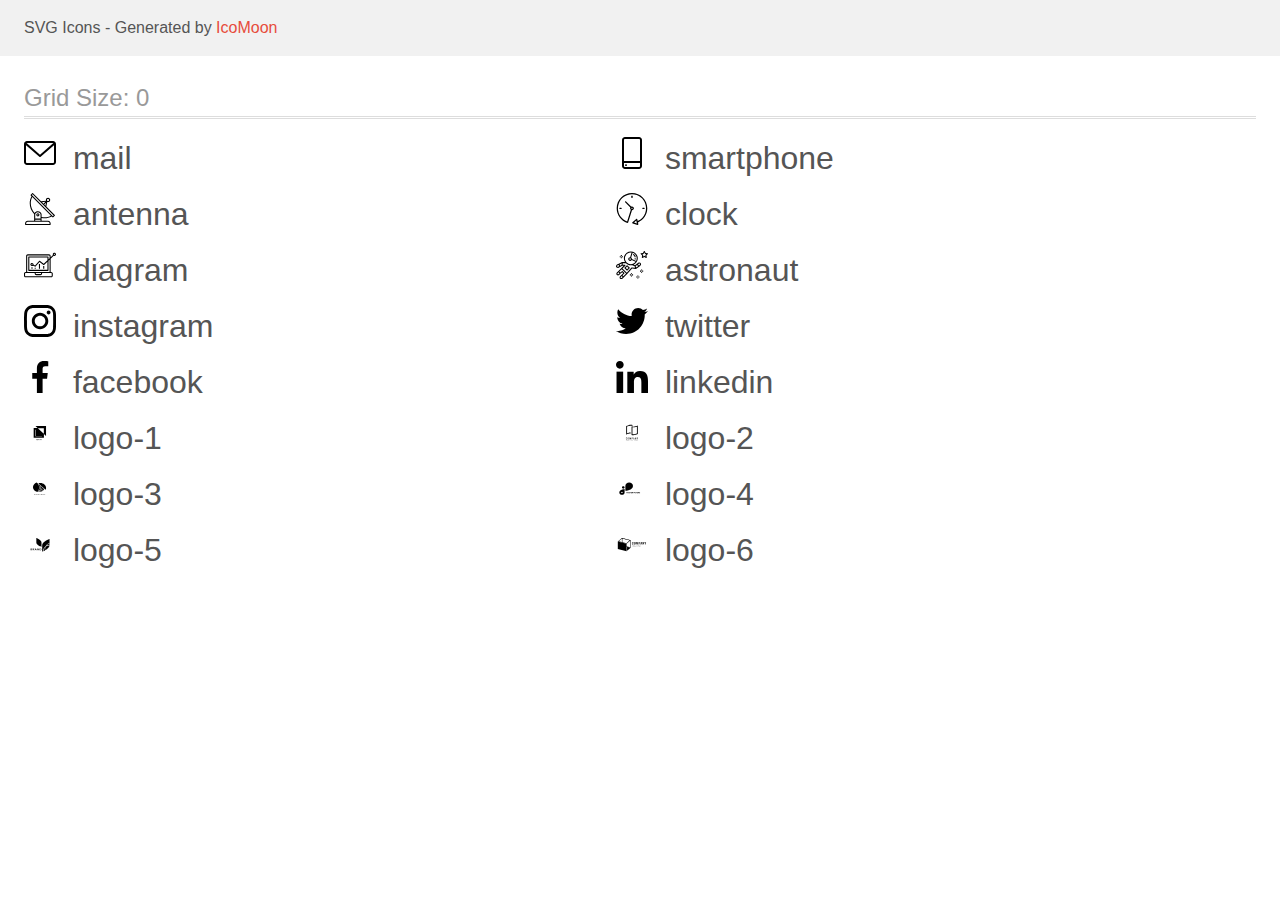
<file: icons/icomoon/demo.html>
<!doctype html>
<html>
<head>
    <title>IcoMoon - SVG Icons</title>
    <meta charset="utf-8">
    <meta name="viewport" content="width=device-width, initial-scale=1">
    <link rel="stylesheet" href="demo-files/demo.css">
    <link rel="stylesheet" href="style.css">
</head>
<body>
<svg aria-hidden="true" style="position: absolute; width: 0; height: 0; overflow: hidden;" version="1.1" xmlns="http://www.w3.org/2000/svg" xmlns:xlink="http://www.w3.org/1999/xlink">
<defs>
<symbol id="mail" viewBox="0 0 32 32">
<path d="M29 4h-26c-1.654 0-3 1.346-3 3v18c0 1.654 1.346 3 3 3h26c1.654 0 3-1.346 3-3v-18c0-1.654-1.346-3-3-3zM29 6c0.136 0 0.265 0.028 0.383 0.077l-13.383 11.599-13.383-11.599c0.118-0.049 0.247-0.077 0.383-0.077h26zM29 26h-26c-0.552 0-1-0.448-1-1v-16.81l13.345 11.565c0.188 0.163 0.422 0.244 0.655 0.244s0.467-0.081 0.655-0.244l13.345-11.565v16.81c0 0.552-0.448 1-1 1z"></path>
</symbol>
<symbol id="smartphone" viewBox="0 0 32 32">
<path d="M23 0h-14c-1.654 0-3 1.346-3 3v26c0 1.654 1.346 3 3 3h14c1.654 0 3-1.346 3-3v-26c0-1.654-1.346-3-3-3zM9 2h14c0.552 0 1 0.448 1 1v21h-16v-21c0-0.552 0.448-1 1-1zM23 30h-14c-0.552 0-1-0.448-1-1v-3h16v3c0 0.552-0.448 1-1 1z"></path>
<path d="M10.707 27.478c0.391 0.365 0.391 0.956 0 1.321s-1.024 0.365-1.414 0c-0.391-0.365-0.391-0.956 0-1.321s1.024-0.365 1.414 0z"></path>
</symbol>
<symbol id="antenna" viewBox="0 0 32 32">
<path d="M30.773 22.098l-8.443-8.505 0.937-4.615c0.242 0.094 0.499 0.144 0.758 0.146h0.006c1.192 0.014 2.17-0.941 2.184-2.133s-0.941-2.17-2.133-2.184c-1.192-0.014-2.17 0.941-2.184 2.133-0.003 0.255 0.039 0.509 0.125 0.749l-4.96 0.605-8.091-8.133c-0.099-0.101-0.235-0.159-0.377-0.16-0.14 0.001-0.274 0.056-0.373 0.155l-1.513 1.504c-0.208 0.208-0.208 0.546 0 0.754l0.814 0.826c-3.153 5.798-2.129 12.978 2.519 17.663 0.043 0.041 0.092 0.074 0.146 0.098-0.034 0.18-0.051 0.364-0.052 0.547v6.187h-6.4c-1.472 0.002-2.665 1.195-2.667 2.667v1.067c0 0.295 0.239 0.533 0.533 0.533h24.533c0.295 0 0.533-0.239 0.533-0.533v-1.067c-0.002-1.472-1.195-2.665-2.667-2.667h-6.4v-2.742c1.003 0.21 2.024 0.317 3.049 0.32 2.458-0.003 4.877-0.615 7.040-1.783l0.818 0.823c0.099 0.101 0.235 0.159 0.377 0.16 0.14-0.001 0.274-0.056 0.373-0.155l1.513-1.504c0.208-0.208 0.208-0.546 0-0.754zM23.28 6.233c0.418-0.415 1.093-0.414 1.508 0.004s0.414 1.093-0.004 1.508c-0.2 0.199-0.47 0.31-0.752 0.31h-0.003c-0.589-0.003-1.064-0.483-1.061-1.072 0.002-0.282 0.115-0.552 0.314-0.751h-0.002zM22.024 9.738l-0.598 2.946-1.175-1.182 1.774-1.763zM21.419 8.836l-1.92 1.909-1.485-1.493 3.405-0.415zM24.004 28.8c0.884 0 1.6 0.716 1.6 1.6v0.533h-23.467v-0.533c0-0.884 0.716-1.6 1.6-1.6h20.267zM16.537 26.667v1.067h-5.333v-1.067h5.333zM11.204 25.6v-4.053c0-1.294 1.196-2.347 2.667-2.347s2.667 1.053 2.667 2.347v4.053h-5.333zM17.604 23.904v-2.357c0-1.882-1.675-3.413-3.733-3.413-1.331-0.020-2.576 0.657-3.281 1.786-4.058-4.274-4.971-10.645-2.279-15.887l18.602 18.708c-2.872 1.461-6.165 1.873-9.309 1.163zM28.893 23.22l-21.057-21.181 0.755-0.752 7.935 7.98c0.004 0 0.006 0.007 0.010 0.010l13.115 13.191-0.757 0.752z"></path>
<path d="M13.876 20.267h-0.005c-0.884-0.001-1.601 0.714-1.602 1.598s0.714 1.601 1.598 1.602h0.005c0.884 0.001 1.601-0.714 1.602-1.598s-0.714-1.601-1.598-1.602zM14.249 22.245c-0.1 0.1-0.236 0.156-0.378 0.155-0.295-0.002-0.532-0.242-0.531-0.536 0.001-0.141 0.057-0.276 0.157-0.375s0.233-0.154 0.373-0.155c0.295 0.002 0.532 0.241 0.53 0.536-0.001 0.141-0.057 0.276-0.157 0.375h0.005z"></path>
</symbol>
<symbol id="clock" viewBox="0 0 32 32">
<path d="M31.297 15.301c-0.002-8.452-6.855-15.303-15.308-15.301s-15.303 6.855-15.301 15.308c0.001 6.658 4.307 12.551 10.649 14.576 0.061 0.019 0.124 0.029 0.187 0.029 0.121-0 0.239-0.032 0.342-0.094 0.135-0.080 0.236-0.207 0.283-0.356l3.865-12.25c1.057-0.005 1.909-0.866 1.903-1.923s-0.866-1.909-1.923-1.903c-0.284 0.001-0.565 0.067-0.82 0.191l-5.106-5.107c-0.253-0.245-0.657-0.238-0.902 0.016-0.239 0.247-0.239 0.639 0 0.886l5.103 5.109c-0.392 0.799-0.168 1.764 0.536 2.309l-3.683 11.673c-7.278-2.681-11.004-10.754-8.323-18.032s10.754-11.004 18.032-8.323 11.004 10.754 8.323 18.032c-1.31 3.556-4.001 6.431-7.462 7.973l-0.398-1.874c-0.073-0.344-0.411-0.565-0.756-0.492-0.109 0.023-0.209 0.074-0.292 0.148l-3.837 3.426c-0.263 0.234-0.287 0.637-0.052 0.9 0.076 0.085 0.174 0.149 0.283 0.184l4.899 1.563c0.335 0.108 0.694-0.077 0.802-0.412 0.034-0.106 0.040-0.219 0.017-0.328l-0.391-1.839c5.664-2.388 9.342-7.942 9.329-14.089zM15.992 14.664c0.352 0 0.638 0.286 0.638 0.638s-0.286 0.638-0.638 0.638c-0.352 0-0.638-0.285-0.638-0.638s0.285-0.638 0.638-0.638zM18.093 29.528l2.184-1.948 0.603 2.84-2.787-0.892z"></path>
<path d="M15.354 3.185v1.275c0 0.352 0.285 0.638 0.638 0.638s0.638-0.285 0.638-0.638v-1.275c0-0.352-0.286-0.638-0.638-0.638s-0.638 0.286-0.638 0.638z"></path>
<path d="M3.876 14.664c-0.352 0-0.638 0.286-0.638 0.638s0.285 0.638 0.638 0.638h1.275c0.352 0 0.638-0.285 0.638-0.638s-0.285-0.638-0.638-0.638h-1.275z"></path>
<path d="M28.108 15.939c0.352 0 0.638-0.285 0.638-0.638s-0.285-0.638-0.638-0.638h-1.275c-0.352 0-0.638 0.286-0.638 0.638s0.286 0.638 0.638 0.638h1.275z"></path>
</symbol>
<symbol id="diagram" viewBox="0 0 32 32">
<path d="M14.926 14.965h1.066v4.798h-1.066v-4.797z"></path>
<path d="M19.19 17.097h1.066v2.665h-1.066v-2.665z"></path>
<path d="M10.661 18.696h1.066v1.066h-1.066v-1.066z"></path>
<path d="M7.463 18.163h1.066v1.599h-1.066v-1.599z"></path>
<path d="M1.599 28.291h25.587c0.883 0 1.599-0.716 1.599-1.599v-2.132c0-0.883-0.716-1.599-1.599-1.599h-0.533v-13.293l3.028-2.868c0.703 0.346 1.553 0.136 2.013-0.499s0.396-1.508-0.152-2.068-1.42-0.644-2.065-0.198c-0.644 0.446-0.873 1.292-0.542 2.002l-2.281 2.163v-1.23c0-0.883-0.716-1.599-1.599-1.599h-21.322c-0.883 0-1.599 0.716-1.599 1.599v15.992h-0.533c-0.883 0-1.599 0.716-1.599 1.599v2.132c0 0.883 0.716 1.599 1.599 1.599zM30.384 4.837c0.294 0 0.533 0.239 0.533 0.533s-0.239 0.533-0.533 0.533c-0.294 0-0.533-0.239-0.533-0.533s0.239-0.533 0.533-0.533zM3.198 6.969c0-0.294 0.239-0.533 0.533-0.533h21.322c0.294 0 0.533 0.239 0.533 0.533v2.239l-1.066 1.013v-2.186c0-0.294-0.239-0.533-0.533-0.533h-19.19c-0.294 0-0.533 0.239-0.533 0.533v13.326c0 0.294 0.239 0.533 0.533 0.533h19.19c0.294 0 0.533-0.239 0.533-0.533v-9.674l1.066-1.010v12.284h-22.388v-15.992zM7.996 13.899c-0.721-0.002-1.354 0.478-1.546 1.174s0.105 1.433 0.725 1.801c0.62 0.368 1.41 0.276 1.928-0.226l1.853 0.93c0.215 0.108 0.476 0.057 0.636-0.123l3.939-4.431 3.872 2.901c0.208 0.156 0.498 0.139 0.686-0.039l3.365-3.188v8.131h-18.124v-12.26h18.124v2.66l-3.771 3.572-3.904-2.927c-0.222-0.166-0.534-0.135-0.718 0.072l-3.993 4.493-1.493-0.746c0.011-0.064 0.018-0.129 0.020-0.193 0-0.883-0.716-1.599-1.599-1.599zM8.529 15.498c0 0.294-0.239 0.533-0.533 0.533s-0.533-0.239-0.533-0.533c0-0.294 0.239-0.533 0.533-0.533s0.533 0.239 0.533 0.533zM11.727 24.027h5.331v0.533c0 0.294-0.239 0.533-0.533 0.533h-4.264c-0.294 0-0.533-0.239-0.533-0.533v-0.533zM1.066 24.56c0-0.294 0.239-0.533 0.533-0.533h9.062v0.533c0 0.883 0.716 1.599 1.599 1.599h4.264c0.883 0 1.599-0.716 1.599-1.599v-0.533h9.062c0.294 0 0.533 0.239 0.533 0.533v2.132c0 0.294-0.239 0.533-0.533 0.533h-25.587c-0.294 0-0.533-0.239-0.533-0.533v-2.132z"></path>
</symbol>
<symbol id="astronaut" viewBox="0 0 32 32">
<path d="M31.974 4.524c-0.063-0.193-0.229-0.333-0.43-0.363l-1.91-0.278-0.855-1.731c-0.179-0.365-0.777-0.365-0.956 0l-0.855 1.731-1.91 0.278c-0.201 0.029-0.367 0.17-0.431 0.363-0.062 0.193-0.011 0.405 0.135 0.547l1.383 1.348-0.326 1.903c-0.034 0.2 0.048 0.402 0.212 0.522 0.166 0.121 0.382 0.135 0.562 0.040l1.709-0.899 1.709 0.899c0.078 0.041 0.164 0.061 0.249 0.061 0.11 0 0.221-0.034 0.314-0.102 0.164-0.119 0.246-0.322 0.212-0.522l-0.326-1.903 1.383-1.348c0.145-0.142 0.197-0.354 0.135-0.547zM29.511 5.851c-0.125 0.122-0.183 0.299-0.153 0.472l0.191 1.114-1-0.526c-0.078-0.041-0.163-0.061-0.249-0.061s-0.17 0.020-0.249 0.061l-1.001 0.526 0.191-1.114c0.030-0.173-0.028-0.349-0.153-0.472l-0.81-0.789 1.119-0.163c0.174-0.025 0.324-0.134 0.402-0.292l0.5-1.013 0.5 1.013c0.078 0.157 0.228 0.267 0.402 0.292l1.119 0.163-0.809 0.789z"></path>
<path d="M26.134 20.522h-1.067v1.067h1.067v-1.067z"></path>
<path d="M26.134 22.656h-1.067v1.067h1.067v-1.067z"></path>
<path d="M27.2 21.589h-1.067v1.067h1.067v-1.067z"></path>
<path d="M25.067 21.589h-1.067v1.067h1.067v-1.067z"></path>
<path d="M22.4 26.389h-1.067v1.067h1.067v-1.067z"></path>
<path d="M22.4 28.522h-1.067v1.067h1.067v-1.067z"></path>
<path d="M23.467 27.456h-1.067v1.067h1.067v-1.067z"></path>
<path d="M21.333 27.456h-1.067v1.067h1.067v-1.067z"></path>
<path d="M16 24.256h-1.067v1.067h1.067v-1.067z"></path>
<path d="M16 26.389h-1.067v1.067h1.067v-1.067z"></path>
<path d="M17.067 25.322h-1.067v1.067h1.067v-1.067z"></path>
<path d="M14.933 25.322h-1.067v1.067h1.067v-1.067z"></path>
<path d="M5.867 6.122h-1.067v1.067h1.067v-1.067z"></path>
<path d="M5.867 8.255h-1.067v1.067h1.067v-1.067z"></path>
<path d="M6.933 7.189h-1.067v1.067h1.067v-1.067z"></path>
<path d="M4.8 7.189h-1.067v1.067h1.067v-1.067z"></path>
<path d="M24.715 14.159c-0.287-0.388-0.709-0.637-1.188-0.705-0.481-0.068-0.956 0.058-1.34 0.352l-1.252 0.96-1.898 1.417-1.358-0.541c2.421-1.086 4.114-3.508 4.114-6.32 0-3.823-3.123-6.933-6.961-6.933s-6.961 3.11-6.961 6.933c0 1.386 0.414 2.674 1.12 3.758l-2.764-0.024c-0.002 0-0.003 0-0.005 0-0.009 0-0.015 0.004-0.023 0.005-0.053 0.002-0.105 0.013-0.155 0.031-0.013 0.005-0.026 0.008-0.038 0.013-0.006 0.003-0.013 0.003-0.019 0.006l-3.233 1.596c-0.001 0-0.001 0-0.001 0.001l-1.893 0.911c-0.021 0.009-0.042 0.021-0.063 0.035-0.755 0.502-1.012 1.489-0.598 2.295 0.22 0.429 0.595 0.745 1.056 0.889 0.178 0.055 0.359 0.083 0.539 0.083 0.29 0 0.577-0.071 0.839-0.211l1.388-0.738 2.264-1.169 1.357-0.008-5.442 5.416c-0.001 0.001-0.001 0.001-0.002 0.001l-1.339 1.333c-0.316 0.315-0.49 0.732-0.49 1.178s0.174 0.863 0.49 1.179c0.325 0.323 0.752 0.485 1.179 0.485s0.854-0.162 1.18-0.485l1.314-1.309 1.741-1.3 0.901 0.897-1.762 1.754c-0 0.001-0.001 0.001-0.002 0.001l-1.339 1.333c-0.316 0.315-0.49 0.732-0.49 1.178s0.174 0.863 0.49 1.179c0.325 0.323 0.753 0.485 1.18 0.485s0.855-0.162 1.18-0.485l3.482-3.467c0.001-0.001 0.001-0.001 0.001-0.002l1.010-1-0.004-0.004c0.006-0.006 0.015-0.009 0.022-0.015l5.166-5.658 3.471 0.494c0.025 0.004 0.050 0.005 0.075 0.005 0.065 0 0.127-0.015 0.187-0.038 0.018-0.006 0.033-0.015 0.050-0.023 0.019-0.010 0.039-0.015 0.058-0.027l3.213-2.133c0.012-0.008 0.018-0.021 0.029-0.029 0.013-0.010 0.029-0.014 0.041-0.026l1.271-1.191c0.662-0.62 0.753-1.635 0.212-2.362zM2.13 17.77c-0.173 0.093-0.37 0.111-0.558 0.052-0.187-0.058-0.338-0.186-0.427-0.358-0.161-0.314-0.068-0.695 0.214-0.902l1.314-0.632 0.449 1.312-0.992 0.528zM5.628 15.942l-1.548 0.8-0.439-1.283 2.027-1.001-0.040 1.484zM20.727 9.322c0 0.918-0.219 1.785-0.599 2.559l-4.181-1.899c-0.044-0.573-0.341-1.075-0.788-1.388l1.464-4.86c2.378 0.756 4.105 2.974 4.105 5.588zM8.938 9.322c0-3.235 2.644-5.867 5.894-5.867 0.253 0 0.5 0.021 0.745 0.052l-1.432 4.754c-0.019-0.001-0.037-0.006-0.057-0.006-1.033 0-1.873 0.837-1.873 1.867s0.84 1.867 1.873 1.867c0.694 0 1.294-0.383 1.618-0.945l3.862 1.755c-1.075 1.446-2.795 2.39-4.737 2.39-3.25 0-5.894-2.632-5.894-5.867zM14.894 10.122c0 0.441-0.362 0.8-0.806 0.8s-0.806-0.359-0.806-0.8c0-0.441 0.362-0.8 0.806-0.8s0.806 0.359 0.806 0.8zM2.465 25.146c-0.236 0.234-0.619 0.234-0.854 0.001-0.114-0.114-0.176-0.263-0.176-0.423s0.062-0.309 0.176-0.421l0.962-0.958 0.851 0.848-0.959 0.955zM5.679 28.88c-0.236 0.234-0.619 0.235-0.855 0.001-0.114-0.114-0.176-0.263-0.176-0.423s0.062-0.309 0.176-0.421l0.963-0.959 0.852 0.848-0.96 0.955zM9.16 25.411c-0.001 0-0.001 0-0.002 0.001l-1.765 1.76-0.852-0.848 1.763-1.755c0 0 0 0 0-0s0.001-0.001 0.002-0.001c0.040-0.040 0.065-0.088 0.090-0.135 0.007-0.014 0.020-0.026 0.026-0.040 0.017-0.041 0.019-0.085 0.026-0.129 0.003-0.025 0.014-0.047 0.014-0.073 0-0.036-0.013-0.070-0.020-0.106-0.006-0.032-0.006-0.065-0.019-0.095-0.020-0.050-0.055-0.094-0.091-0.138-0.010-0.012-0.014-0.027-0.025-0.038 0 0 0 0-0.001 0s-0.001-0.002-0.001-0.002l-1.607-1.6c-0.017-0.017-0.039-0.024-0.058-0.038-0.028-0.022-0.055-0.042-0.087-0.058-0.030-0.015-0.061-0.024-0.093-0.033-0.034-0.010-0.067-0.017-0.103-0.020-0.033-0.002-0.063 0.001-0.095 0.005-0.036 0.004-0.069 0.009-0.104 0.020-0.034 0.011-0.063 0.027-0.094 0.045-0.020 0.011-0.042 0.015-0.061 0.029l-1.773 1.324-0.901-0.897 2.399-2.386 4.361 4.289-0.928 0.919zM15.979 18.394c-0.015-0.002-0.030 0.004-0.045 0.003-0.039-0.002-0.076 0.001-0.115 0.007-0.030 0.005-0.059 0.011-0.088 0.021-0.034 0.012-0.065 0.028-0.097 0.047-0.030 0.018-0.057 0.037-0.083 0.061-0.013 0.011-0.028 0.017-0.040 0.029l-4.698 5.146-4.328-4.257 2.833-2.818c0.209-0.208 0.21-0.546 0.002-0.755-0.105-0.105-0.243-0.157-0.381-0.156v-0.001l-2.219 0.013 0.028-1.607 3.104 0.027c1.265 1.294 3.029 2.101 4.981 2.101 0.437 0 0.864-0.045 1.279-0.123 0.040 0.032 0.079 0.065 0.13 0.085l2.41 0.96 0.331 1.644-3.003-0.427zM20.020 18.572l-0.313-1.558 1.446-1.080 0.947 1.257-2.080 1.381zM23.774 15.741l-0.838 0.785-0.931-1.236 0.831-0.637c0.155-0.119 0.351-0.168 0.543-0.143 0.193 0.027 0.364 0.128 0.48 0.284 0.217 0.292 0.18 0.699-0.085 0.947z"></path>
<path d="M13.602 18.544l-2.143-2.133c-0.207-0.207-0.545-0.207-0.753 0l-2.142 2.133c-0.1 0.101-0.157 0.236-0.157 0.378s0.056 0.278 0.157 0.378l2.142 2.133c0.104 0.103 0.241 0.155 0.377 0.155s0.273-0.052 0.376-0.155l2.143-2.133c0.1-0.1 0.157-0.236 0.157-0.378s-0.057-0.278-0.157-0.378zM11.083 20.303l-1.387-1.381 1.387-1.381 1.387 1.381-1.387 1.381z"></path>
<path d="M17.164 5.071l-0.258 1.036c0.071 0.018 1.738 0.452 1.738 2.149h1.067c-0-2.017-1.666-2.965-2.547-3.185z"></path>
<path d="M19.711 9.322h-1.067v1.067h1.067v-1.067z"></path>
</symbol>
<symbol id="instagram" viewBox="0 0 32 32">
<path d="M31.969 9.408c-0.075-1.7-0.35-2.869-0.744-3.882-0.406-1.075-1.032-2.038-1.851-2.838-0.8-0.813-1.769-1.444-2.832-1.844-1.019-0.394-2.182-0.669-3.882-0.744-1.713-0.081-2.257-0.1-6.601-0.1s-4.888 0.019-6.595 0.094c-1.7 0.075-2.869 0.35-3.882 0.744-1.075 0.406-2.038 1.031-2.838 1.85-0.813 0.8-1.444 1.769-1.844 2.832-0.394 1.019-0.669 2.182-0.744 3.882-0.081 1.713-0.1 2.257-0.1 6.601s0.019 4.888 0.094 6.595c0.075 1.7 0.35 2.869 0.744 3.882 0.406 1.075 1.038 2.038 1.85 2.838 0.8 0.813 1.769 1.444 2.832 1.844 1.019 0.394 2.182 0.669 3.882 0.744 1.706 0.075 2.25 0.094 6.595 0.094s4.888-0.019 6.595-0.094c1.7-0.075 2.869-0.35 3.882-0.744 2.151-0.832 3.851-2.532 4.682-4.682 0.394-1.019 0.669-2.182 0.744-3.882 0.075-1.707 0.094-2.251 0.094-6.595s-0.006-4.888-0.081-6.595zM29.087 22.473c-0.069 1.563-0.331 2.407-0.55 2.969-0.538 1.394-1.644 2.5-3.038 3.038-0.563 0.219-1.413 0.481-2.969 0.55-1.688 0.075-2.194 0.094-6.464 0.094s-4.782-0.019-6.464-0.094c-1.563-0.069-2.407-0.331-2.969-0.55-0.694-0.256-1.325-0.663-1.838-1.194-0.531-0.519-0.938-1.144-1.194-1.838-0.219-0.563-0.481-1.413-0.55-2.969-0.075-1.688-0.094-2.194-0.094-6.464s0.019-4.782 0.094-6.464c0.069-1.563 0.331-2.407 0.55-2.969 0.256-0.694 0.663-1.325 1.2-1.838 0.519-0.531 1.144-0.938 1.838-1.194 0.563-0.219 1.413-0.481 2.969-0.55 1.688-0.075 2.194-0.094 6.464-0.094 4.276 0 4.782 0.019 6.464 0.094 1.563 0.069 2.407 0.331 2.969 0.55 0.694 0.256 1.325 0.662 1.838 1.194 0.531 0.519 0.938 1.144 1.194 1.838 0.219 0.563 0.481 1.413 0.55 2.969 0.075 1.688 0.094 2.194 0.094 6.464s-0.019 4.77-0.094 6.458z"></path>
<path d="M16.059 7.783c-4.538 0-8.22 3.682-8.22 8.22s3.682 8.22 8.22 8.22c4.539 0 8.22-3.682 8.22-8.22s-3.682-8.22-8.22-8.22zM16.059 21.335c-2.944 0-5.332-2.388-5.332-5.332s2.388-5.332 5.332-5.332c2.944 0 5.332 2.388 5.332 5.332s-2.388 5.332-5.332 5.332v0z"></path>
<path d="M26.524 7.458c0 1.060-0.859 1.919-1.919 1.919s-1.919-0.859-1.919-1.919c0-1.060 0.859-1.919 1.919-1.919s1.919 0.859 1.919 1.919v0z"></path>
</symbol>
<symbol id="twitter" viewBox="0 0 32 32">
<path d="M32 6.078c-1.19 0.522-2.458 0.868-3.78 1.036 1.36-0.812 2.398-2.088 2.886-3.626-1.268 0.756-2.668 1.29-4.16 1.588-1.204-1.282-2.92-2.076-4.792-2.076-3.632 0-6.556 2.948-6.556 6.562 0 0.52 0.044 1.020 0.152 1.496-5.454-0.266-10.28-2.88-13.522-6.862-0.566 0.982-0.898 2.106-0.898 3.316 0 2.272 1.17 4.286 2.914 5.452-1.054-0.020-2.088-0.326-2.964-0.808 0 0.020 0 0.046 0 0.072 0 3.188 2.274 5.836 5.256 6.446-0.534 0.146-1.116 0.216-1.72 0.216-0.42 0-0.844-0.024-1.242-0.112 0.85 2.598 3.262 4.508 6.13 4.57-2.232 1.746-5.066 2.798-8.134 2.798-0.538 0-1.054-0.024-1.57-0.090 2.906 1.874 6.35 2.944 10.064 2.944 12.072 0 18.672-10 18.672-18.668 0-0.29-0.010-0.57-0.024-0.848 1.302-0.924 2.396-2.078 3.288-3.406z"></path>
</symbol>
<symbol id="facebook" viewBox="0 0 32 32">
<path d="M21.329 5.313h2.921v-5.088c-0.504-0.069-2.237-0.225-4.256-0.225-4.212 0-7.097 2.649-7.097 7.519v4.481h-4.648v5.688h4.648v14.312h5.699v-14.311h4.46l0.708-5.688h-5.169v-3.919c0.001-1.644 0.444-2.769 2.735-2.769v0z"></path>
</symbol>
<symbol id="linkedin" viewBox="0 0 32 32">
<path d="M31.992 32v-0.001h0.008v-11.736c0-5.741-1.236-10.164-7.948-10.164-3.227 0-5.392 1.771-6.276 3.449h-0.093v-2.913h-6.364v21.364h6.627v-10.579c0-2.785 0.528-5.479 3.977-5.479 3.399 0 3.449 3.179 3.449 5.657v10.401h6.62z"></path>
<path d="M0.528 10.636h6.635v21.364h-6.635v-21.364z"></path>
<path d="M3.843 0c-2.121 0-3.843 1.721-3.843 3.843s1.721 3.879 3.843 3.879c2.121 0 3.843-1.757 3.843-3.879-0.001-2.121-1.723-3.843-3.843-3.843v0z"></path>
</symbol>
<symbol id="logo-1" viewBox="0 0 32 32">
<path d="M11.472 9.057l2.116 2.003-3.927-0.002v9.717h10.264v-3.715l2.113 2.001v-10.003h-10.566zM19.832 16.824l-5.998-5.679h5.998v5.679zM17.969 19.353h-6.685v-6.535h0.473v6.093h6.212v0.442zM12.863 22.068h0.206l-0.36 0.678v0.395h-0.187v-0.395l-0.36-0.678h0.207l0.247 0.509 0.247-0.509zM13.173 23.141l0.087-0.25h0.416l0.088 0.25h0.195l-0.406-1.073h-0.167l-0.405 1.073h0.194zM13.468 22.295l0.155 0.445h-0.311l0.156-0.445zM14.451 22.715c0.027-0.042 0.080-0.091 0.16-0.148-0.042-0.053-0.071-0.097-0.088-0.134s-0.024-0.072-0.024-0.107c0-0.084 0.026-0.15 0.077-0.199s0.12-0.074 0.206-0.074c0.078 0 0.142 0.023 0.192 0.069s0.075 0.102 0.075 0.17c0 0.045-0.011 0.086-0.034 0.124s-0.060 0.075-0.111 0.112l-0.073 0.053 0.207 0.245c0.030-0.059 0.045-0.125 0.045-0.197h0.155c0 0.132-0.031 0.241-0.093 0.325l0.158 0.186h-0.208l-0.060-0.072c-0.077 0.057-0.168 0.086-0.274 0.086s-0.191-0.028-0.255-0.084c-0.063-0.056-0.095-0.13-0.095-0.22 0-0.050 0.014-0.095 0.041-0.136zM14.936 22.952l-0.234-0.276-0.023 0.016c-0.059 0.045-0.088 0.096-0.088 0.153 0 0.050 0.016 0.090 0.048 0.121s0.075 0.046 0.128 0.046c0.060 0 0.117-0.020 0.169-0.060zM14.743 22.477l0.082-0.056 0.023-0.018c0.030-0.027 0.046-0.062 0.046-0.104 0-0.028-0.011-0.052-0.032-0.072s-0.048-0.030-0.080-0.030c-0.035 0-0.063 0.012-0.083 0.035s-0.031 0.053-0.031 0.089c0 0.041 0.025 0.093 0.076 0.155zM16.49 23.060c-0.074 0.064-0.172 0.096-0.294 0.096-0.085 0-0.161-0.020-0.226-0.060s-0.115-0.099-0.15-0.173-0.054-0.161-0.055-0.26v-0.1c0-0.101 0.018-0.19 0.054-0.268s0.087-0.137 0.154-0.178c0.067-0.042 0.145-0.063 0.233-0.063 0.118 0 0.214 0.032 0.286 0.097s0.114 0.155 0.126 0.273h-0.186c-0.009-0.077-0.031-0.133-0.068-0.167s-0.089-0.052-0.158-0.052c-0.081 0-0.143 0.030-0.187 0.089s-0.065 0.146-0.066 0.26v0.095c0 0.116 0.021 0.204 0.062 0.265s0.103 0.091 0.183 0.091c0.073 0 0.128-0.016 0.165-0.049s0.060-0.088 0.070-0.164h0.186c-0.011 0.114-0.053 0.204-0.127 0.268zM17.586 22.909c-0.036 0.079-0.088 0.14-0.156 0.183s-0.145 0.063-0.233 0.063c-0.087 0-0.165-0.021-0.233-0.063s-0.12-0.103-0.158-0.182c-0.037-0.079-0.056-0.169-0.056-0.272v-0.060c0-0.105 0.018-0.197 0.055-0.277s0.090-0.141 0.157-0.184c0.068-0.043 0.145-0.064 0.233-0.064s0.165 0.021 0.232 0.063c0.068 0.042 0.12 0.102 0.157 0.181s0.056 0.17 0.056 0.275v0.060c0 0.105-0.018 0.198-0.055 0.277zM17.386 22.303c-0.045-0.063-0.108-0.095-0.191-0.095-0.081 0-0.144 0.032-0.189 0.095s-0.068 0.152-0.069 0.268v0.062c0 0.118 0.023 0.209 0.069 0.273s0.11 0.097 0.192 0.097c0.083 0 0.146-0.031 0.19-0.094s0.067-0.155 0.067-0.276v-0.056c0-0.119-0.023-0.21-0.068-0.273z"></path>
</symbol>
<symbol id="logo-2" viewBox="0 0 32 32">
<path d="M15.129 8.735c0.070 0 0.144 0.006 0.219 0.013 0.007 0.001 0.015 0.001 0.022 0.002 0.36 0.025 0.718 0.079 1.069 0.161v-0.864c-0.362-0.091-0.731-0.15-1.104-0.176-0.141-0.011-0.292-0.018-0.446-0.021h-0.129c-0.747 0.003-1.491 0.099-2.215 0.286-0.824 0.206-1.615 0.527-2.35 0.956v8.573c0.707-0.384 1.46-0.678 2.24-0.873 0.616-0.157 1.246-0.254 1.88-0.289h0.025c0.106-0.005 0.212-0.008 0.322-0.009v-0.878c-0.825 0.011-1.645 0.12-2.444 0.325-0.296 0.077-0.581 0.16-0.849 0.252l-0.305 0.104v-6.684l0.131-0.063c0.997-0.473 2.074-0.748 3.175-0.81 0.009-0.001 0.018-0.001 0.027 0 0.121-0.006 0.244-0.009 0.364-0.009h0.137c0.063 0.002 0.127 0.003 0.19 0.007h0.041zM16.65 9.619c0.192 0.015 0.39 0.021 0.591 0.021 0.785-0.003 1.567-0.103 2.328-0.299 0.78-0.196 1.532-0.49 2.239-0.874v8.42c-0.735 0.428-1.526 0.75-2.351 0.956-0.724 0.186-1.468 0.282-2.215 0.285-0.566 0.005-1.13-0.062-1.68-0.198v-8.474c0.13 0.030 0.263 0.058 0.399 0.081 0.223 0.038 0.458 0.065 0.687 0.082zM20.935 9.684l-0.305 0.103c-0.281 0.094-0.564 0.179-0.849 0.254-0.829 0.213-1.682 0.322-2.538 0.325-0.199 0-0.383-0.005-0.56-0.017l-0.244-0.016v6.876l0.209 0.018c0.194 0.017 0.394 0.025 0.596 0.025 0.674-0.003 1.346-0.090 1.999-0.259 0.538-0.135 1.061-0.323 1.562-0.561l0.131-0.063v-6.686z"></path>
<path d="M10.789 20.592c-0.044-0.046-0.097-0.081-0.155-0.105s-0.121-0.035-0.184-0.032c-0.067-0.001-0.134 0.012-0.196 0.037-0.057 0.023-0.109 0.057-0.153 0.101s-0.077 0.096-0.098 0.154c-0.024 0.060-0.036 0.125-0.035 0.19v1.145c-0.003 0.081 0.013 0.161 0.045 0.235 0.027 0.059 0.066 0.111 0.115 0.154 0.046 0.039 0.1 0.066 0.157 0.081 0.056 0.016 0.113 0.024 0.171 0.024 0.064 0.001 0.127-0.013 0.185-0.040 0.057-0.025 0.109-0.061 0.153-0.106 0.043-0.044 0.076-0.097 0.1-0.154s0.037-0.12 0.037-0.183v-0.128h-0.299v0.102c0.001 0.035-0.005 0.070-0.018 0.102-0.010 0.024-0.025 0.046-0.044 0.064-0.019 0.015-0.040 0.026-0.063 0.033-0.020 0.007-0.041 0.010-0.063 0.011-0.027 0.003-0.054-0.001-0.079-0.012s-0.046-0.028-0.062-0.050c-0.028-0.046-0.042-0.099-0.040-0.154v-1.068c-0.002-0.059 0.011-0.118 0.037-0.171 0.016-0.024 0.038-0.043 0.063-0.056s0.055-0.017 0.083-0.013c0.026-0.001 0.051 0.004 0.075 0.016s0.043 0.028 0.059 0.049c0.034 0.044 0.051 0.098 0.050 0.154v0.099h0.296v-0.117c0.001-0.069-0.012-0.137-0.037-0.2-0.022-0.060-0.056-0.115-0.1-0.161v0z"></path>
<path d="M12.567 20.579c-0.095-0.081-0.216-0.125-0.341-0.126-0.061 0-0.121 0.011-0.179 0.032s-0.112 0.053-0.158 0.094c-0.050 0.045-0.089 0.099-0.116 0.16-0.030 0.070-0.045 0.146-0.044 0.222v1.099c-0.002 0.077 0.013 0.154 0.044 0.225 0.027 0.059 0.067 0.111 0.116 0.154 0.046 0.043 0.1 0.075 0.158 0.097 0.057 0.021 0.118 0.032 0.179 0.032s0.121-0.011 0.179-0.032c0.060-0.022 0.114-0.055 0.162-0.097s0.086-0.095 0.113-0.154c0.031-0.071 0.046-0.148 0.044-0.225v-1.099c0.001-0.076-0.013-0.152-0.044-0.222-0.027-0.061-0.065-0.115-0.113-0.16v0zM12.427 22.060c0.002 0.029-0.002 0.059-0.012 0.086s-0.027 0.052-0.048 0.073c-0.040 0.033-0.089 0.051-0.141 0.051s-0.101-0.018-0.141-0.051c-0.021-0.020-0.037-0.045-0.048-0.073s-0.014-0.057-0.012-0.086v-1.099c-0.003-0.029 0.002-0.059 0.012-0.086s0.027-0.052 0.048-0.073c0.040-0.033 0.089-0.051 0.141-0.051s0.101 0.018 0.141 0.051c0.021 0.020 0.037 0.045 0.048 0.073s0.014 0.057 0.012 0.086v1.099z"></path>
<path d="M14.903 22.551v-2.080h-0.288l-0.378 1.101h-0.005l-0.381-1.101h-0.285v2.080h0.297v-1.265h0.005l0.291 0.894h0.148l0.293-0.894h0.005v1.265h0.297z"></path>
<path d="M16.591 20.617c-0.046-0.051-0.104-0.090-0.168-0.114-0.070-0.023-0.142-0.034-0.215-0.032h-0.441v2.080h0.296v-0.812h0.153c0.092 0.004 0.184-0.015 0.267-0.057 0.067-0.037 0.124-0.092 0.163-0.159 0.034-0.055 0.057-0.117 0.068-0.181 0.012-0.078 0.017-0.157 0.016-0.236 0.003-0.1-0.007-0.2-0.029-0.297-0.020-0.072-0.057-0.138-0.109-0.191v0zM16.438 21.251c-0.001 0.038-0.011 0.075-0.027 0.108-0.017 0.032-0.044 0.058-0.076 0.073-0.044 0.020-0.092 0.029-0.14 0.026h-0.135v-0.707h0.153c0.046-0.002 0.092 0.007 0.134 0.026 0.031 0.018 0.055 0.044 0.070 0.077 0.016 0.037 0.025 0.076 0.026 0.116 0 0.044 0 0.090 0 0.138s0.003 0.098 0 0.143h-0.003z"></path>
<path d="M17.995 20.471h-0.243l-0.458 2.080h0.296l0.087-0.447h0.404l0.087 0.447h0.296l-0.47-2.080zM17.721 21.821l0.146-0.754h0.005l0.145 0.754h-0.296z"></path>
<path d="M19.909 21.724h-0.005l-0.448-1.253h-0.285v2.080h0.296v-1.251h0.006l0.453 1.251h0.279v-2.080h-0.296v1.253z"></path>
<path d="M21.72 20.471l-0.238 0.827h-0.006l-0.238-0.827h-0.314l0.407 1.201v0.879h0.296v-0.879l0.407-1.201h-0.314z"></path>
<path d="M9.962 23.138h0.143v0.401h0.097v-0.401h0.142v-0.082h-0.382v0.082z"></path>
<path d="M11.163 23.056l-0.187 0.483h0.103l0.040-0.11h0.192l0.041 0.11h0.105l-0.192-0.483h-0.103zM11.148 23.348l0.066-0.179 0.066 0.179h-0.131z"></path>
<path d="M12.35 23.361h0.112v0.062c-0.033 0.026-0.073 0.040-0.115 0.041-0.019 0.001-0.039-0.003-0.057-0.011s-0.033-0.020-0.046-0.036c-0.026-0.037-0.038-0.081-0.036-0.126 0-0.107 0.047-0.161 0.139-0.161 0.024-0.002 0.049 0.004 0.069 0.018s0.034 0.035 0.040 0.059l0.095-0.018c-0.021-0.094-0.089-0.142-0.205-0.142-0.062-0.002-0.122 0.021-0.169 0.062-0.024 0.024-0.043 0.053-0.055 0.085s-0.017 0.066-0.014 0.101c-0.003 0.066 0.019 0.131 0.062 0.181 0.024 0.024 0.052 0.043 0.084 0.056s0.066 0.017 0.099 0.015c0.076 0.002 0.149-0.025 0.205-0.077v-0.19h-0.209v0.081z"></path>
<path d="M13.562 23.056h-0.098v0.483h0.338v-0.082h-0.241v-0.401z"></path>
<path d="M14.586 23.056h-0.098v0.483h0.098v-0.483z"></path>
<path d="M15.588 23.378l-0.198-0.322h-0.095v0.483h0.091v-0.316l0.194 0.316h0.097v-0.483h-0.089v0.322z"></path>
<path d="M16.494 23.326h0.241v-0.082h-0.241v-0.106h0.259v-0.082h-0.357v0.483h0.367v-0.082h-0.269v-0.131z"></path>
<path d="M18.69 23.246h-0.19v-0.19h-0.097v0.483h0.097v-0.211h0.19v0.211h0.097v-0.483h-0.097v0.19z"></path>
<path d="M19.602 23.326h0.241v-0.082h-0.241v-0.106h0.26v-0.082h-0.357v0.483h0.366v-0.082h-0.269v-0.131z"></path>
<path d="M20.837 23.326c0.084-0.013 0.127-0.058 0.127-0.134 0.002-0.021-0.001-0.041-0.009-0.060s-0.022-0.035-0.038-0.047c-0.044-0.022-0.093-0.032-0.141-0.028h-0.205v0.483h0.097v-0.202h0.019c0.021-0.001 0.041 0.002 0.060 0.011 0.014 0.009 0.026 0.021 0.034 0.035l0.105 0.154h0.116l-0.059-0.094c-0.026-0.047-0.063-0.086-0.107-0.116v0zM20.739 23.259h-0.072v-0.121h0.076c0.033-0.003 0.067 0.001 0.099 0.012 0.007 0.006 0.013 0.014 0.016 0.023s0.005 0.018 0.005 0.028c-0 0.009-0.003 0.019-0.007 0.027s-0.011 0.016-0.018 0.021c-0.032 0.010-0.065 0.014-0.099 0.012v0z"></path>
<path d="M21.769 23.326h0.241v-0.082h-0.241v-0.106h0.26v-0.082h-0.357v0.483h0.367v-0.082h-0.269v-0.131z"></path>
</symbol>
<symbol id="logo-3" viewBox="0 0 32 32">
<path d="M10.991 21.766c0.005 0 0.010 0.001 0.014 0.003s0.008 0.004 0.012 0.007l0.066 0.063c-0.051 0.051-0.114 0.092-0.185 0.119-0.083 0.030-0.173 0.045-0.263 0.043-0.085 0.002-0.169-0.012-0.247-0.040-0.071-0.026-0.134-0.064-0.186-0.113-0.053-0.051-0.094-0.11-0.12-0.175-0.029-0.072-0.043-0.148-0.042-0.224-0.001-0.077 0.014-0.153 0.045-0.225 0.029-0.065 0.072-0.124 0.128-0.175 0.056-0.049 0.123-0.088 0.198-0.114 0.081-0.027 0.167-0.041 0.254-0.040 0.081-0.002 0.161 0.011 0.236 0.036 0.065 0.025 0.125 0.059 0.177 0.101l-0.055 0.067c-0.004 0.005-0.009 0.009-0.014 0.012-0.007 0.004-0.014 0.006-0.022 0.005s-0.017-0.003-0.024-0.007l-0.030-0.018-0.041-0.023c-0.018-0.008-0.036-0.016-0.055-0.022-0.024-0.008-0.049-0.014-0.075-0.018-0.032-0.005-0.065-0.008-0.098-0.007-0.063-0.001-0.125 0.009-0.183 0.030-0.054 0.019-0.103 0.048-0.143 0.084-0.041 0.039-0.073 0.085-0.093 0.134-0.023 0.057-0.035 0.117-0.034 0.177-0.001 0.061 0.010 0.122 0.034 0.18 0.020 0.049 0.051 0.095 0.091 0.134 0.038 0.036 0.084 0.065 0.137 0.083 0.054 0.019 0.111 0.029 0.17 0.029 0.034 0 0.067-0.001 0.1-0.006 0.054-0.006 0.106-0.022 0.152-0.048 0.023-0.013 0.045-0.028 0.065-0.044 0.008-0.007 0.020-0.011 0.031-0.011v0z"></path>
<path d="M12.892 21.45c0.001 0.076-0.014 0.151-0.044 0.222-0.027 0.064-0.069 0.123-0.124 0.173s-0.121 0.088-0.195 0.113c-0.161 0.053-0.339 0.053-0.5 0-0.073-0.026-0.139-0.065-0.193-0.114-0.055-0.050-0.097-0.11-0.125-0.174-0.059-0.144-0.059-0.302 0-0.446 0.028-0.065 0.071-0.125 0.125-0.175 0.055-0.048 0.121-0.085 0.193-0.109 0.161-0.054 0.339-0.054 0.5 0 0.073 0.026 0.139 0.064 0.194 0.114s0.096 0.108 0.124 0.172c0.030 0.072 0.046 0.148 0.044 0.224zM12.719 21.45c0.001-0.061-0.009-0.121-0.031-0.179-0.018-0.049-0.048-0.095-0.088-0.134-0.039-0.037-0.086-0.066-0.139-0.084-0.117-0.039-0.247-0.039-0.364 0-0.053 0.019-0.101 0.048-0.139 0.084-0.040 0.039-0.070 0.084-0.089 0.134-0.042 0.116-0.042 0.241 0 0.358 0.019 0.049 0.049 0.095 0.089 0.134 0.039 0.037 0.086 0.065 0.139 0.084 0.117 0.038 0.246 0.038 0.364 0 0.053-0.019 0.1-0.047 0.139-0.084 0.040-0.039 0.069-0.084 0.088-0.134 0.022-0.058 0.033-0.118 0.031-0.179v0z"></path>
<path d="M14.189 21.638l0.017 0.040c0.007-0.014 0.012-0.027 0.019-0.040s0.013-0.027 0.021-0.039l0.421-0.664c0.008-0.011 0.016-0.019 0.024-0.021 0.011-0.003 0.023-0.004 0.035-0.004h0.124v1.081h-0.147v-0.794c0-0.010 0-0.021 0-0.034s-0.001-0.025 0-0.037l-0.423 0.674c-0.005 0.010-0.014 0.019-0.025 0.025s-0.023 0.009-0.036 0.009h-0.024c-0.013 0-0.025-0.003-0.036-0.009s-0.019-0.015-0.025-0.025l-0.435-0.678c0 0.013 0 0.026 0 0.039s0 0.024 0 0.034v0.794h-0.142v-1.078h0.124c0.012-0.001 0.023 0.001 0.035 0.004 0.010 0.004 0.018 0.012 0.023 0.021l0.43 0.665c0.008 0.012 0.016 0.025 0.021 0.039v0z"></path>
<path d="M15.772 21.584v0.405h-0.165v-1.079h0.367c0.069-0.001 0.138 0.007 0.205 0.024 0.053 0.013 0.103 0.036 0.145 0.067 0.037 0.029 0.065 0.065 0.082 0.106 0.019 0.044 0.029 0.091 0.028 0.138 0.001 0.047-0.010 0.094-0.030 0.138-0.020 0.041-0.050 0.078-0.089 0.108-0.042 0.032-0.092 0.057-0.146 0.072-0.064 0.018-0.131 0.026-0.198 0.025l-0.199-0.003zM15.772 21.468h0.199c0.043 0 0.086-0.005 0.128-0.016 0.034-0.010 0.065-0.026 0.092-0.047 0.025-0.020 0.044-0.044 0.056-0.072 0.014-0.029 0.020-0.060 0.020-0.091 0.002-0.030-0.004-0.060-0.017-0.088s-0.032-0.053-0.058-0.074c-0.063-0.043-0.142-0.063-0.221-0.058h-0.199v0.445z"></path>
<path d="M17.984 21.99h-0.13c-0.013 0-0.026-0.003-0.036-0.010-0.009-0.007-0.017-0.015-0.021-0.025l-0.112-0.261h-0.562l-0.116 0.261c-0.004 0.010-0.011 0.018-0.021 0.024-0.010 0.007-0.024 0.011-0.037 0.011h-0.13l0.494-1.081h0.171l0.5 1.081zM17.169 21.589h0.464l-0.196-0.44c-0.015-0.033-0.027-0.067-0.037-0.102l-0.019 0.056c-0.006 0.017-0.012 0.033-0.018 0.046l-0.194 0.439z"></path>
<path d="M18.695 20.915c0.010 0.005 0.018 0.011 0.025 0.019l0.72 0.815c0-0.013 0-0.026 0-0.038s0-0.024 0-0.036v-0.765h0.147v1.081h-0.082c-0.012 0-0.023-0.002-0.034-0.006s-0.019-0.012-0.026-0.020l-0.719-0.814c0.001 0.012 0.001 0.025 0 0.037s0 0.023 0 0.033v0.77h-0.147v-1.081h0.087c0.010-0 0.020 0.001 0.030 0.005v0z"></path>
<path d="M20.801 21.56v0.429h-0.165v-0.429l-0.455-0.651h0.147c0.013-0.001 0.025 0.003 0.035 0.009 0.009 0.007 0.016 0.015 0.022 0.024l0.285 0.42c0.012 0.018 0.021 0.034 0.030 0.050s0.015 0.031 0.021 0.046l0.021-0.047c0.008-0.017 0.017-0.033 0.028-0.049l0.281-0.423c0.006-0.008 0.013-0.016 0.021-0.023 0.010-0.007 0.022-0.011 0.035-0.011h0.149l-0.456 0.654z"></path>
<path d="M14.108 19.096c0.072 0.008 0.144 0.014 0.217 0.020 1.111-0.432 2.050-1.138 2.701-2.031s0.985-1.933 0.959-2.99l-1.224-1.063c0.249 1.125 0.132 2.288-0.336 3.359s-1.271 2.008-2.317 2.705v0z"></path>
<path d="M13.671 19.047l0.033 0.006c1.118-0.695 1.971-1.665 2.447-2.786s0.555-2.339 0.226-3.499l-1.743-1.515c0.705 1.245 0.989 2.638 0.818 4.018s-0.788 2.689-1.781 3.775v0z"></path>
<path d="M19.583 15.344c-0.296 1.161-1.016 2.209-2.051 2.986-0.302 0.228-0.629 0.432-0.975 0.608 0.843-0.215 1.618-0.596 2.266-1.113s1.149-1.156 1.467-1.868l-0.707-0.614z"></path>
<path d="M19.305 15.173l-1.007-0.875c-0.019 0.997-0.346 1.972-0.945 2.822s-1.45 1.546-2.463 2.014h0.005c0.226-0 0.451-0.012 0.676-0.035 0.947-0.336 1.784-0.87 2.435-1.555s1.098-1.5 1.299-2.371v0z"></path>
<path d="M13.816 10.615l-1.201-1.045c-1.074 0.36-1.997 0.994-2.649 1.818s-1.003 1.8-1.006 2.8v0c0.004 1.105 0.432 2.177 1.216 3.047s1.88 1.487 3.114 1.755c1.101-1.166 1.746-2.607 1.841-4.113s-0.366-2.999-1.315-4.262v0z"></path>
<path d="M22.080 15.012c-0.004-1.311-0.606-2.567-1.673-3.494s-2.513-1.449-4.022-1.453v0c-0.697-0.001-1.389 0.111-2.039 0.33l7.353 6.388c0.252-0.565 0.381-1.165 0.38-1.771v0z"></path>
</symbol>
<symbol id="logo-4" viewBox="0 0 32 32">
<path d="M7.289 13.314h-0.001c-0.724 0-1.311 0.522-1.311 1.165v0.001c0 0.643 0.587 1.165 1.311 1.165h0.001c0.724 0 1.311-0.522 1.311-1.165v-0.001c0-0.643-0.587-1.165-1.311-1.165z"></path>
<path d="M16.965 12.942c-0.002-0.894-0.402-1.75-1.113-2.382s-1.675-0.988-2.68-0.99v0c-1.006 0.002-1.97 0.357-2.681 0.989s-1.112 1.489-1.114 2.383v0 4.928c0 0 7.587-0.751 7.588-4.927v-0.001z"></path>
<path d="M3.321 19.487c0.002 0.622 0.28 1.218 0.775 1.657s1.165 0.688 1.865 0.689v0c0.699-0.002 1.37-0.25 1.864-0.689s0.773-1.035 0.775-1.657v0-3.429c0 0-5.28 0.523-5.28 3.428zM5.96 20.101c-0.137 0-0.27-0.036-0.384-0.104s-0.202-0.163-0.255-0.276c-0.052-0.112-0.066-0.236-0.039-0.355s0.093-0.229 0.189-0.315c0.097-0.086 0.22-0.144 0.354-0.168s0.273-0.012 0.399 0.035c0.126 0.047 0.234 0.125 0.31 0.226s0.117 0.22 0.117 0.341c0 0.081-0.017 0.161-0.052 0.236s-0.085 0.143-0.15 0.2c-0.064 0.057-0.141 0.103-0.225 0.134s-0.174 0.047-0.265 0.047v-0.002z"></path>
<path d="M11.296 19.763h-0.509v0.526h-0.265v-1.288h0.838v0.215h-0.573v0.333h0.509v0.214zM12.571 19.674c0 0.127-0.022 0.238-0.067 0.333s-0.109 0.169-0.193 0.221c-0.083 0.052-0.179 0.078-0.287 0.078-0.107 0-0.202-0.026-0.286-0.077s-0.149-0.124-0.195-0.219c-0.046-0.096-0.069-0.205-0.070-0.329v-0.064c0-0.127 0.023-0.238 0.068-0.334s0.111-0.171 0.194-0.222c0.084-0.052 0.179-0.078 0.287-0.078s0.203 0.026 0.286 0.078c0.084 0.051 0.148 0.125 0.194 0.222s0.069 0.207 0.069 0.333v0.058zM12.302 19.616c0-0.135-0.024-0.238-0.072-0.308s-0.117-0.105-0.207-0.105c-0.089 0-0.158 0.035-0.206 0.104s-0.073 0.17-0.073 0.304v0.063c0 0.131 0.024 0.233 0.072 0.306s0.118 0.109 0.209 0.109c0.089 0 0.157-0.035 0.205-0.104s0.072-0.172 0.072-0.306v-0.063zM13.432 19.951c0-0.050-0.018-0.088-0.053-0.115s-0.099-0.055-0.191-0.085c-0.092-0.030-0.165-0.060-0.218-0.088-0.146-0.079-0.219-0.185-0.219-0.319 0-0.070 0.019-0.131 0.058-0.186s0.096-0.098 0.169-0.128c0.074-0.031 0.156-0.046 0.248-0.046s0.174 0.017 0.246 0.050c0.072 0.033 0.128 0.080 0.167 0.141s0.060 0.13 0.060 0.207h-0.265c0-0.059-0.019-0.105-0.056-0.137s-0.089-0.049-0.157-0.049c-0.065 0-0.115 0.014-0.151 0.042s-0.054 0.063-0.054 0.108c0 0.042 0.021 0.077 0.063 0.105s0.105 0.055 0.187 0.080c0.151 0.045 0.261 0.102 0.33 0.169s0.104 0.151 0.104 0.251c0 0.111-0.042 0.199-0.127 0.263s-0.198 0.095-0.341 0.095c-0.099 0-0.189-0.018-0.271-0.054s-0.144-0.086-0.187-0.149c-0.042-0.063-0.064-0.136-0.064-0.219h0.266c0 0.142 0.085 0.213 0.255 0.213 0.063 0 0.112-0.013 0.148-0.038s0.053-0.062 0.053-0.108zM14.848 19.216h-0.394v1.073h-0.265v-1.073h-0.389v-0.215h1.049v0.215zM15.775 19.731h-0.509v0.345h0.598v0.213h-0.863v-1.288h0.861v0.215h-0.596v0.307h0.509v0.208zM16.495 19.817h-0.211v0.471h-0.265v-1.288h0.479c0.152 0 0.269 0.034 0.352 0.102s0.124 0.164 0.124 0.287c0 0.088-0.019 0.161-0.057 0.22s-0.095 0.105-0.172 0.14l0.279 0.526v0.012h-0.285l-0.241-0.471zM16.284 19.603h0.214c0.067 0 0.118-0.017 0.155-0.050s0.055-0.081 0.055-0.141c0-0.061-0.017-0.108-0.052-0.143s-0.087-0.052-0.158-0.052h-0.213v0.387zM17.892 19.835v0.454h-0.265v-1.288h0.502c0.097 0 0.182 0.018 0.255 0.053s0.13 0.086 0.17 0.151c0.040 0.065 0.059 0.139 0.059 0.222 0 0.126-0.043 0.226-0.13 0.299s-0.206 0.109-0.358 0.109h-0.233zM17.892 19.62h0.237c0.070 0 0.124-0.017 0.16-0.050s0.056-0.080 0.056-0.142c0-0.063-0.019-0.114-0.056-0.153s-0.088-0.059-0.154-0.060h-0.243v0.404zM19.571 19.731h-0.509v0.345h0.598v0.213h-0.863v-1.288h0.861v0.215h-0.596v0.307h0.509v0.208zM20.802 19.216h-0.394v1.073h-0.265v-1.073h-0.389v-0.215h1.049v0.215zM21.729 19.731h-0.509v0.345h0.598v0.213h-0.863v-1.288h0.861v0.215h-0.596v0.307h0.509v0.208zM22.45 19.817h-0.211v0.471h-0.265v-1.288h0.478c0.152 0 0.269 0.034 0.352 0.102s0.124 0.164 0.124 0.287c0 0.088-0.019 0.161-0.057 0.22s-0.095 0.105-0.172 0.14l0.279 0.526v0.012h-0.285l-0.241-0.471zM22.238 19.603h0.214c0.067 0 0.118-0.017 0.155-0.050s0.055-0.081 0.055-0.141c0-0.061-0.017-0.108-0.052-0.143s-0.087-0.052-0.158-0.052h-0.213v0.387zM23.797 19.951c0-0.050-0.018-0.088-0.053-0.115s-0.099-0.055-0.191-0.085c-0.092-0.030-0.165-0.060-0.218-0.088-0.146-0.079-0.219-0.185-0.219-0.319 0-0.070 0.019-0.131 0.058-0.186s0.096-0.098 0.169-0.128c0.074-0.031 0.156-0.046 0.248-0.046s0.174 0.017 0.246 0.050c0.072 0.033 0.128 0.080 0.167 0.141s0.060 0.13 0.060 0.207h-0.265c0-0.059-0.019-0.105-0.056-0.137s-0.089-0.049-0.157-0.049c-0.065 0-0.115 0.014-0.151 0.042s-0.054 0.063-0.054 0.108c0 0.042 0.021 0.077 0.063 0.105s0.105 0.055 0.187 0.080c0.151 0.045 0.261 0.102 0.33 0.169s0.103 0.151 0.103 0.251c0 0.111-0.042 0.199-0.126 0.263s-0.198 0.095-0.34 0.095c-0.099 0-0.189-0.018-0.271-0.054s-0.144-0.086-0.187-0.149c-0.042-0.063-0.064-0.136-0.064-0.219h0.266c0 0.142 0.085 0.213 0.255 0.213 0.063 0 0.112-0.013 0.148-0.038s0.053-0.062 0.053-0.108z"></path>
</symbol>
<symbol id="logo-5" viewBox="0 0 32 32">
<path d="M8.078 20.448c0.074 0.083 0.113 0.188 0.111 0.295 0.004 0.070-0.010 0.14-0.039 0.204s-0.075 0.122-0.132 0.168c-0.143 0.099-0.32 0.147-0.499 0.136h-0.877v-1.869h0.859c0.17-0.010 0.338 0.034 0.476 0.124 0.055 0.043 0.099 0.096 0.128 0.157s0.042 0.127 0.038 0.193c0.005 0.103-0.030 0.204-0.1 0.286-0.067 0.074-0.159 0.126-0.261 0.146 0.116 0.019 0.221 0.076 0.296 0.16v0zM7.049 20.166h0.367c0.083 0.006 0.166-0.016 0.233-0.062 0.028-0.023 0.049-0.051 0.063-0.083s0.019-0.066 0.016-0.1c0.003-0.034-0.003-0.068-0.016-0.099s-0.034-0.060-0.061-0.083c-0.069-0.047-0.154-0.069-0.24-0.063h-0.361v0.49zM7.686 20.883c0.029-0.023 0.053-0.053 0.068-0.086s0.022-0.069 0.019-0.104c0.002-0.036-0.005-0.072-0.020-0.105s-0.039-0.063-0.069-0.086c-0.072-0.049-0.16-0.073-0.249-0.068h-0.385v0.514h0.39c0.088 0.005 0.175-0.018 0.246-0.065v0z"></path>
<path d="M9.833 21.252l-0.478-0.73h-0.18v0.73h-0.411v-1.869h0.778c0.196-0.013 0.39 0.044 0.542 0.159 0.109 0.101 0.174 0.235 0.185 0.377s-0.034 0.282-0.127 0.396c-0.096 0.101-0.227 0.168-0.371 0.19l0.509 0.747h-0.447zM9.176 20.267h0.336c0.233 0 0.35-0.094 0.35-0.283 0.002-0.039-0.004-0.077-0.019-0.113s-0.038-0.069-0.067-0.097c-0.074-0.056-0.169-0.083-0.264-0.076h-0.34l0.004 0.569z"></path>
<path d="M12.079 20.876h-0.819l-0.145 0.376h-0.431l0.752-1.848h0.466l0.749 1.848h-0.431l-0.142-0.376zM11.969 20.593l-0.299-0.789-0.299 0.789h0.598z"></path>
<path d="M14.89 21.252h-0.408l-0.914-1.271v1.271h-0.407v-1.869h0.407l0.914 1.278v-1.278h0.408v1.869z"></path>
<path d="M17.217 20.805c-0.084 0.141-0.213 0.256-0.369 0.33-0.178 0.082-0.375 0.123-0.573 0.118h-0.726v-1.869h0.726c0.198-0.005 0.395 0.035 0.573 0.115 0.156 0.072 0.285 0.186 0.369 0.326 0.084 0.152 0.128 0.32 0.128 0.49s-0.044 0.338-0.128 0.49v0zM16.751 20.76c0.116-0.124 0.18-0.282 0.18-0.446s-0.064-0.322-0.18-0.446c-0.141-0.112-0.324-0.17-0.511-0.159h-0.283v1.21h0.283c0.186 0.011 0.37-0.046 0.511-0.159z"></path>
<path d="M12.334 8.986c0 0 5.264 1.82 5.153 4.453v4.454c0 0-5.261-1.821-5.151-4.454l-0.002-4.453z"></path>
<path d="M22.177 16.851c0.994-0.627 2.144-1.015 3.345-1.129v-1.394c-1.383 0.488-2.557 1.373-3.345 2.523v0z"></path>
<path d="M21.579 17.271c0.814-1.5 2.225-2.658 3.942-3.235v-4.018c0 0-7.497 2.592-7.339 6.342v6.342c0 0 0.334-0.116 0.86-0.333 0-0.203 0-0.407 0.024-0.613 0.155-1.741 1.059-3.354 2.513-4.485v0z"></path>
<path d="M20.866 19.627c0.039-0.44 0.127-0.875 0.262-1.298-0.905 0.977-1.454 2.189-1.568 3.465-0.011 0.121-0.017 0.241-0.020 0.365 0.426-0.187 0.921-0.421 1.442-0.696-0.133-0.604-0.172-1.222-0.117-1.836v0z"></path>
<path d="M21.165 19.649c-0.050 0.556-0.019 1.115 0.093 1.663 2.048-1.122 4.35-2.856 4.261-4.952v-0.183c-1.463 0.15-2.833 0.736-3.897 1.667-0.249 0.577-0.403 1.185-0.457 1.804v0z"></path>
</symbol>
<symbol id="logo-6" viewBox="0 0 32 32">
<path d="M16.128 15.218c-0.134-0.178-0.198-0.389-0.183-0.6v-0.87c0-0.267 0.061-0.47 0.182-0.608s0.329-0.208 0.624-0.207c0.277 0 0.473 0.059 0.59 0.177 0.127 0.151 0.188 0.335 0.174 0.521v0.205h-0.495v-0.207c0.002-0.068-0.003-0.136-0.014-0.203-0.007-0.046-0.032-0.088-0.071-0.12-0.051-0.035-0.115-0.051-0.179-0.047-0.068-0.004-0.135 0.013-0.189 0.050-0.043 0.036-0.072 0.082-0.082 0.133-0.014 0.071-0.021 0.143-0.019 0.215v1.056c-0.008 0.102 0.014 0.204 0.064 0.297 0.025 0.031 0.059 0.056 0.099 0.072s0.084 0.021 0.128 0.017c0.063 0.005 0.126-0.013 0.175-0.048 0.040-0.035 0.066-0.080 0.074-0.128 0.012-0.070 0.017-0.141 0.015-0.212v-0.214h0.495v0.196c0.014 0.194-0.046 0.386-0.171 0.547-0.114 0.129-0.308 0.194-0.593 0.194s-0.5-0.069-0.623-0.213z"></path>
<path d="M18.191 15.226c-0.125-0.136-0.188-0.333-0.188-0.594v-0.916c0-0.259 0.063-0.454 0.188-0.587s0.334-0.199 0.628-0.198c0.291 0 0.499 0.066 0.625 0.198s0.189 0.329 0.189 0.587v0.916c0 0.259-0.064 0.457-0.191 0.593s-0.334 0.205-0.623 0.205c-0.288 0-0.502-0.069-0.628-0.204zM19.049 15.007c0.045-0.085 0.065-0.178 0.059-0.271v-1.121c0.006-0.091-0.014-0.182-0.058-0.266-0.025-0.032-0.060-0.057-0.101-0.073s-0.086-0.021-0.131-0.016c-0.044-0.005-0.090 0-0.131 0.016s-0.076 0.041-0.102 0.073c-0.045 0.083-0.066 0.174-0.059 0.266v1.126c-0.006 0.093 0.014 0.186 0.059 0.271 0.029 0.029 0.064 0.051 0.104 0.067s0.083 0.024 0.127 0.024c0.044 0 0.087-0.008 0.127-0.024s0.076-0.039 0.104-0.067v-0.005z"></path>
<path d="M20.227 12.958h0.533l0.401 1.689 0.41-1.689h0.519l0.052 2.438h-0.384l-0.041-1.695-0.396 1.695h-0.308l-0.41-1.701-0.038 1.701h-0.388l0.048-2.438z"></path>
<path d="M22.741 12.958h0.831c0.479 0 0.718 0.231 0.718 0.692 0 0.442-0.252 0.663-0.756 0.662h-0.283v1.084h-0.513l0.003-2.438zM23.451 14c0.051 0.006 0.102 0.002 0.151-0.012s0.093-0.036 0.131-0.065c0.059-0.082 0.085-0.179 0.074-0.275 0.003-0.074-0.006-0.149-0.025-0.221-0.007-0.024-0.020-0.047-0.038-0.067s-0.040-0.037-0.065-0.049c-0.071-0.029-0.15-0.043-0.229-0.039h-0.199v0.729h0.199z"></path>
<path d="M25.029 12.958h0.551l0.565 2.438h-0.478l-0.112-0.562h-0.491l-0.115 0.562h-0.485l0.565-2.438zM25.5 14.552l-0.192-1.023-0.192 1.023h0.384z"></path>
<path d="M26.601 12.958h0.359l0.687 1.391v-1.391h0.426v2.438h-0.342l-0.691-1.452v1.452h-0.44l0.001-2.438z"></path>
<path d="M29.070 14.467l-0.571-1.505h0.481l0.349 0.967 0.327-0.967h0.471l-0.564 1.505v0.93h-0.492v-0.93z"></path>
<path d="M16.92 16.462v0.128h-0.418v0.991h-0.175v-0.991h-0.42v-0.128h1.014z"></path>
<path d="M18.232 17.581h-0.135c-0.014 0.001-0.027-0.003-0.038-0.011-0.010-0.006-0.018-0.015-0.023-0.026l-0.121-0.266h-0.58l-0.121 0.266c-0.003 0.011-0.010 0.021-0.018 0.030-0.011 0.007-0.024 0.011-0.038 0.011h-0.135l0.513-1.118h0.178l0.519 1.114zM17.383 17.166h0.484l-0.205-0.455c-0.015-0.034-0.028-0.070-0.038-0.105-0.007 0.021-0.013 0.042-0.019 0.059l-0.018 0.047-0.203 0.454z"></path>
<path d="M19.116 17.471c0.032 0.001 0.064 0.001 0.096 0 0.028-0.002 0.055-0.007 0.082-0.013 0.025-0.005 0.050-0.012 0.074-0.020 0.023-0.008 0.045-0.018 0.069-0.027v-0.252h-0.205c-0.005 0-0.010-0-0.015-0.002s-0.009-0.004-0.013-0.007c-0.003-0.003-0.006-0.006-0.008-0.009s-0.003-0.007-0.002-0.011v-0.086h0.398v0.429c-0.032 0.020-0.067 0.038-0.103 0.053s-0.075 0.028-0.114 0.038c-0.042 0.011-0.085 0.018-0.128 0.023-0.050 0.005-0.1 0.007-0.15 0.007-0.088 0.001-0.176-0.013-0.258-0.042-0.077-0.027-0.147-0.066-0.205-0.117-0.057-0.051-0.102-0.111-0.132-0.177-0.032-0.074-0.048-0.153-0.047-0.232-0.001-0.080 0.015-0.159 0.046-0.234 0.029-0.066 0.075-0.127 0.132-0.177s0.128-0.090 0.205-0.116c0.088-0.029 0.181-0.043 0.275-0.042 0.048-0 0.095 0.003 0.143 0.010 0.042 0.006 0.083 0.015 0.122 0.028 0.036 0.012 0.070 0.026 0.103 0.044s0.061 0.037 0.089 0.058l-0.049 0.069c-0.004 0.006-0.010 0.012-0.017 0.015s-0.015 0.006-0.023 0.006c-0.011-0-0.022-0.003-0.032-0.009-0.015-0.007-0.032-0.016-0.050-0.027-0.022-0.012-0.045-0.022-0.069-0.030-0.031-0.011-0.062-0.019-0.094-0.025-0.043-0.007-0.087-0.010-0.13-0.010-0.068-0.001-0.135 0.010-0.198 0.031-0.057 0.020-0.109 0.050-0.151 0.089-0.043 0.040-0.075 0.088-0.095 0.139-0.046 0.121-0.046 0.252 0 0.373 0.022 0.053 0.057 0.101 0.103 0.141 0.042 0.038 0.093 0.069 0.15 0.089 0.065 0.019 0.134 0.027 0.203 0.022v0z"></path>
<path d="M20.751 17.453h0.56v0.128h-0.731v-1.118h0.175l-0.004 0.991z"></path>
<path d="M21.893 17.581h-0.175v-1.118h0.175v1.118z"></path>
<path d="M22.545 16.468c0.010 0.005 0.020 0.012 0.027 0.020l0.75 0.843c-0.001-0.013-0.001-0.027 0-0.040 0-0.012 0-0.025 0-0.036v-0.797h0.153v1.123h-0.088c-0.013 0.001-0.026-0.001-0.038-0.006-0.011-0.006-0.020-0.013-0.028-0.021l-0.749-0.842c0 0.013 0 0.026 0 0.038s0 0.024 0 0.035v0.797h-0.147v-1.118h0.091c0.010 0 0.020 0.002 0.029 0.005v0z"></path>
<path d="M24.766 16.462v0.123h-0.622v0.369h0.504v0.119h-0.504v0.382h0.622v0.123h-0.802v-1.116h0.802z"></path>
<path d="M6.388 9.556l7.787 1.909v6.689l-7.787-1.908v-6.69zM5.889 8.986v7.585l8.785 2.154v-7.584l-8.785-2.155z"></path>
<path d="M10.597 22.247l-8.786-2.156v-7.584l8.786 2.155v7.585z"></path>
<path d="M6.035 9.47l7.686 1.885-3.268 2.823-7.687-1.886 3.27-2.822zM5.889 8.986l-4.078 3.52 8.786 2.155 4.077-3.52-8.785-2.155z"></path>
<path d="M11.092 21.82l3.582-3.094-3.582-0.879v3.973z"></path>
</symbol>
</defs>
</svg>

<header class="bgc1 clearfix">
<div class="mhl">
    <p>SVG Icons - Generated by <a href="https://icomoon.io/app">IcoMoon</a></p>
</div>
</header>
    <div class="clearfix mhl ptl">
        <h1 class="mvm mtn fgc1">Grid Size: 0</h1>
        <div class="glyph fs1">
            <div class="clearfix pbs">
                <svg class="icon mail"><use xlink:href="#mail"></use></svg><span class="name"> mail</span>
            </div>
        </div>
        <div class="glyph fs1">
            <div class="clearfix pbs">
                <svg class="icon smartphone"><use xlink:href="#smartphone"></use></svg><span class="name"> smartphone</span>
            </div>
        </div>
        <div class="glyph fs1">
            <div class="clearfix pbs">
                <svg class="icon antenna"><use xlink:href="#antenna"></use></svg><span class="name"> antenna</span>
            </div>
        </div>
        <div class="glyph fs1">
            <div class="clearfix pbs">
                <svg class="icon clock"><use xlink:href="#clock"></use></svg><span class="name"> clock</span>
            </div>
        </div>
        <div class="glyph fs1">
            <div class="clearfix pbs">
                <svg class="icon diagram"><use xlink:href="#diagram"></use></svg><span class="name"> diagram</span>
            </div>
        </div>
        <div class="glyph fs1">
            <div class="clearfix pbs">
                <svg class="icon astronaut"><use xlink:href="#astronaut"></use></svg><span class="name"> astronaut</span>
            </div>
        </div>
        <div class="glyph fs1">
            <div class="clearfix pbs">
                <svg class="icon instagram"><use xlink:href="#instagram"></use></svg><span class="name"> instagram</span>
            </div>
        </div>
        <div class="glyph fs1">
            <div class="clearfix pbs">
                <svg class="icon twitter"><use xlink:href="#twitter"></use></svg><span class="name"> twitter</span>
            </div>
        </div>
        <div class="glyph fs1">
            <div class="clearfix pbs">
                <svg class="icon facebook"><use xlink:href="#facebook"></use></svg><span class="name"> facebook</span>
            </div>
        </div>
        <div class="glyph fs1">
            <div class="clearfix pbs">
                <svg class="icon linkedin"><use xlink:href="#linkedin"></use></svg><span class="name"> linkedin</span>
            </div>
        </div>
        <div class="glyph fs1">
            <div class="clearfix pbs">
                <svg class="icon logo-1"><use xlink:href="#logo-1"></use></svg><span class="name"> logo-1</span>
            </div>
        </div>
        <div class="glyph fs1">
            <div class="clearfix pbs">
                <svg class="icon logo-2"><use xlink:href="#logo-2"></use></svg><span class="name"> logo-2</span>
            </div>
        </div>
        <div class="glyph fs1">
            <div class="clearfix pbs">
                <svg class="icon logo-3"><use xlink:href="#logo-3"></use></svg><span class="name"> logo-3</span>
            </div>
        </div>
        <div class="glyph fs1">
            <div class="clearfix pbs">
                <svg class="icon logo-4"><use xlink:href="#logo-4"></use></svg><span class="name"> logo-4</span>
            </div>
        </div>
        <div class="glyph fs1">
            <div class="clearfix pbs">
                <svg class="icon logo-5"><use xlink:href="#logo-5"></use></svg><span class="name"> logo-5</span>
            </div>
        </div>
        <div class="glyph fs1">
            <div class="clearfix pbs">
                <svg class="icon logo-6"><use xlink:href="#logo-6"></use></svg><span class="name"> logo-6</span>
            </div>
        </div>
  </div>
<script defer src="svgxuse.js"></script>
</body>
</html>
</file>
<file: icons/icomoon/demo-files/demo.css>
body {
  padding: 0;
  margin: 0;
  font-family: sans-serif;
  font-size: 1em;
  line-height: 1.5;
  color: #555;
  background: #fff;
}
h1 {
  font-size: 1.5em;
  font-weight: normal;
  box-shadow: 0 1px #ddd, 0 2px #fff, 0 3px #ddd;
}
small {
  font-size: .66666667em;
}
a {
  color: #e74c3c;
  text-decoration: none;
}
a:hover, a:focus {
  box-shadow: 0 1px #e74c3c;
}
.bshadow0, input {
  box-shadow: inset 0 -2px #e7e7e7;
}
input:hover {
  box-shadow: inset 0 -2px #ccc;
}
input, fieldset {
  font-size: 1em;
  margin: 0;
  padding: 0;
  border: 0;
}
input {
  color: inherit;
  line-height: 1.5;
  height: 1.5em;
  padding: .25em 0;
}
input:focus {
  outline: none;
  box-shadow: inset 0 -2px #449fdb;
}
.glyph {
  font-size: 16px;
  margin-right: 1.5em;
  float: left;
  width: 17em;
}
svg {
  color: #000;
}
.liga {
  width: 80%;
  width: calc(100% - 2.5em);
}
.talign-right {
  text-align: right;
}
.talign-center {
  text-align: center;
}
.bgc1 {
  background: #f1f1f1;
}
.fgc0 {
  color: #000;
}
.fgc1 {
  color: #999;
}
p {
  margin-top: 1em;
  margin-bottom: 1em;
}
.mvm {
  margin-top: .75em;
  margin-bottom: .75em;
}
.mtn {
  margin-top: 0;
}
.mtl, .mal {
  margin-top: 1.5em;
}
.mbl, .mal {
  margin-bottom: 1.5em;
}
.mal, .mhl {
  margin-left: 1.5em;
  margin-right: 1.5em;
}
.mhmm {
  margin-left: 1em;
  margin-right: 1em;
}
.ptl {
  padding-top: 1.5em;
}
.pbs, .pvs {
  padding-bottom: .25em;
}
.pvs, .pts {
  padding-top: .25em;
}
.unit {
  float: left;
}
.unitRight {
  float: right;
}
.size1of2 {
  width: 50%;
}
.size1of1 {
  width: 100%;
}
.clearfix:before, .clearfix:after {
  content: " ";
  display: table;
}
.clearfix:after {
  clear: both;
}
.hidden-true {
  display: none;
}
.textbox0 {
  width: 3em;
  background: #f1f1f1;
  padding: .25em .5em;
  line-height: 1.5;
  height: 1.5em;
}
.fs0 {
  font-size: 16px;
}
.fs1 {
  font-size: 32px;
}
.name {
  margin-left: .25em;
}
</file>
<file: icons/icomoon/style.css>
.icon {
  display: inline-block;
  width: 1em;
  height: 1em;
  stroke-width: 0;
  stroke: currentColor;
  fill: currentColor;
}

/* ==========================================
Single-colored icons can be modified like so:
.name {
  font-size: 32px;
  color: red;
}
========================================== */
</file>
<file: css/main.min.css>
:root{--main-text-color: #757575;--title-text-color: #212121;--accent-color: #2196f3;--text-on-background: #ffffff;--background-color: #f5f4fa;--width-container: 1200px;--animation: 250ms cubic-bezier(0.4, 0, 0.2, 1)}.visually-hidden{position:absolute;width:1px;height:1px;margin:-1px;border:0;padding:0;white-space:nowrap;-webkit-clip-path:inset(100%);clip-path:inset(100%);clip:rect(0 0 0 0);overflow:hidden}body{color:var(--main-text-color);font-family:"Roboto",sans-serif;letter-spacing:.03em}.link{color:var(--title-text-color)}h1,h2,h3,h4,h5,h6,p{margin:0}.list{list-style:none;padding:0;margin:0}.link{text-decoration:none;color:currentColor}img{display:block;max-width:100%}.container{width:var(--width-container);margin-left:auto;margin-right:auto;padding-left:15px;padding-right:15px}.section{padding-top:94px}.logo{color:#000;text-decoration:none;font-family:"Raleway",sans-serif;font-weight:700;font-size:26px;line-height:1.19}.logo:hover,.logo:focus{color:#000;text-decoration:none;font-family:"Raleway",sans-serif;font-weight:700;font-size:26px;line-height:1.19}.logo__accent{color:var(--accent-color)}.logo__accent:hover,.logo__accent:focus{color:var(--accent-color)}.btn{border:none;border-radius:4px;font-family:inherit;font-size:16px;font-weight:700;line-height:1.88;letter-spacing:.06em;color:var(--text-on-background);background-color:var(--accent-color);cursor:pointer;-webkit-transition:background-color var(--animation) filter var(--animation);transition:background-color var(--animation) filter var(--animation)}.btn:hover,.btn:focus{background-color:#188ce8;-webkit-box-shadow:0px 4px 4px rgba(0,0,0,.15);box-shadow:0px 4px 4px rgba(0,0,0,.15)}.section-title{font-weight:700;font-size:36px;line-height:1.17;text-align:center;color:var(--title-text-color)}.subtitle{color:var(--title-text-color)}.socialmedia-list{display:-webkit-box;display:-ms-flexbox;display:flex;-webkit-box-align:center;-ms-flex-align:center;align-items:center;-webkit-box-pack:center;-ms-flex-pack:center;justify-content:center;gap:10px}.socialmedia-list__link{display:-webkit-box;display:-ms-flexbox;display:flex;-webkit-box-align:center;-ms-flex-align:center;align-items:center;-webkit-box-pack:center;-ms-flex-pack:center;justify-content:center;width:44px;height:44px;border-radius:50%;color:#afb1b8;-webkit-transition:background-color var(--animation),color var(--animation);transition:background-color var(--animation),color var(--animation)}.socialmedia-list__icon{fill:currentColor}.socialmedia-list__link:hover,.socialmedia-list__link:focus{background-color:var(--accent-color);color:#fff}.backdrop{position:fixed;top:0;left:0;width:100%;height:100%;z-index:100;background:rgba(0,0,0,.2);opacity:1;-webkit-transition:opacity var(--animation),visibility var(--animation);transition:opacity var(--animation),visibility var(--animation)}.backdrop--is-hidden{opacity:0;visibility:hidden;pointer-events:none}.modal{position:absolute;top:50%;left:50%;width:528px;height:581px;-webkit-transform:translate(-50%, -50%) scale(1);transform:translate(-50%, -50%) scale(1);padding:40px;background-color:#fff;-webkit-box-shadow:0px 1px 3px rgba(0,0,0,.12),0px 1px 1px rgba(0,0,0,.14),0px 2px 1px rgba(0,0,0,.2);box-shadow:0px 1px 3px rgba(0,0,0,.12),0px 1px 1px rgba(0,0,0,.14),0px 2px 1px rgba(0,0,0,.2);border-radius:4px;-webkit-transition:-webkit-transform var(--animation);transition:-webkit-transform var(--animation);transition:transform var(--animation);transition:transform var(--animation), -webkit-transform var(--animation)}.backdrop--is-hidden .modal{-webkit-transform:translate(-50%, -50%) scale(0.5);transform:translate(-50%, -50%) scale(0.5)}.modal__close-btn{position:absolute;top:8px;right:8px;display:-webkit-box;display:-ms-flexbox;display:flex;-webkit-box-align:center;-ms-flex-align:center;align-items:center;-webkit-box-pack:center;-ms-flex-pack:center;justify-content:center;width:30px;height:30px;border-radius:50%;background:#fff;border:1px solid rgba(0,0,0,.1);cursor:pointer;-webkit-transition:fill var(--animation);transition:fill var(--animation)}.modal__close-btn:hover,.modal__close-btn:focus{fill:var(--accent-color)}.modal__title{font-family:"Roboto";font-weight:700;font-size:20px;line-height:1.15;text-align:center;letter-spacing:.03em;color:var(--title-text-color)}.modal__container{padding-top:12px;text-align:center}.modal__form-label{position:relative;display:-webkit-box;display:-ms-flexbox;display:flex;-webkit-box-orient:vertical;-webkit-box-direction:normal;-ms-flex-direction:column;flex-direction:column;margin-bottom:10px}.modal__label-text{margin-bottom:4px;font-family:"Roboto";font-weight:400;font-size:12px;line-height:1.17;letter-spacing:.01em;text-align:left;color:var(--main-text-color)}.modal__form-field{height:40px;border:1px solid rgba(33,33,33,.2);border-radius:4px;padding-left:40px;-webkit-transition:border-color var(--animation);transition:border-color var(--animation)}.modal__form-field:focus{border-color:var(--accent-color);outline:rgba(0,0,0,0)}.modal__form-field:invalid:not(:-moz-placeholder-shown){border:1px solid red}.modal__form-field:invalid:not(:-ms-input-placeholder){border:1px solid red}.modal__form-field:invalid:not(:placeholder-shown){border:1px solid red}.modal__field-comment{height:120px;border:1px solid rgba(33,33,33,.2);border-radius:4px;-webkit-transition:border-color var(--animation);transition:border-color var(--animation);padding:12px 16px;resize:none}.modal__field-comment::-webkit-input-placeholder{font-family:"Roboto";font-weight:400;font-size:12px;line-height:1.17;letter-spacing:.01em;color:rgba(117,117,117,.5)}.modal__field-comment::-moz-placeholder{font-family:"Roboto";font-weight:400;font-size:12px;line-height:1.17;letter-spacing:.01em;color:rgba(117,117,117,.5)}.modal__field-comment:-ms-input-placeholder{font-family:"Roboto";font-weight:400;font-size:12px;line-height:1.17;letter-spacing:.01em;color:rgba(117,117,117,.5)}.modal__field-comment::-ms-input-placeholder{font-family:"Roboto";font-weight:400;font-size:12px;line-height:1.17;letter-spacing:.01em;color:rgba(117,117,117,.5)}.modal__field-comment::placeholder{font-family:"Roboto";font-weight:400;font-size:12px;line-height:1.17;letter-spacing:.01em;color:rgba(117,117,117,.5)}.modal__form-icon{position:absolute;top:50%;left:12px;-webkit-transition:fill var(--animation);transition:fill var(--animation)}.modal__form-field:focus+.modal__form-icon{fill:var(--accent-color)}.modal__checkbox{margin-top:20px;margin-bottom:0;padding-left:12px}.checkbox__custom{position:relative;display:inline-block;width:16px;height:15px;margin-right:9px;border:2px solid #212121;border-radius:2px}.checkbox__standart:checked+.checkbox__custom{display:inline-block;width:16px;height:15px;margin-right:9px;border:2px solid var(--accent-color);border-radius:2px;background-color:var(--accent-color)}.checkbox__icon{position:absolute;top:-2px;left:-2px;opacity:0}.checkbox__standart:checked+.checkbox__custom .checkbox__icon{opacity:1;fill:var(--text-on-background)}.checkbox__agreement{font-family:"Roboto";font-weight:400;font-size:14px;line-height:1.71;letter-spacing:.03em;color:var(--main-text-color)}.checkbox__link{color:var(--accent-color)}.modal__btn-send-form{margin-top:30px;padding:10px 55px 10px 56px;-webkit-box-shadow:0px 4px 4px rgba(0,0,0,.15);box-shadow:0px 4px 4px rgba(0,0,0,.15)}.subscribe-form{display:-webkit-box;display:-ms-flexbox;display:flex}.subscribe-form__btn{display:-webkit-inline-box;display:-ms-inline-flexbox;display:inline-flex;gap:10px;-webkit-box-align:center;-ms-flex-align:center;align-items:center;-webkit-box-pack:center;-ms-flex-pack:center;justify-content:center;padding:10px 28px 10px 29px}.subscribe-form__icon{fill:var(--text-on-background)}.subscribe-form__field{display:inline-block;width:358px;margin-right:12px;padding-top:14px;padding-bottom:14px;padding-left:15px;border:1px solid rgba(255,255,255,.3);-webkit-filter:drop-shadow(0px 4px 4px rgba(0, 0, 0, 0.15));filter:drop-shadow(0px 4px 4px rgba(0, 0, 0, 0.15));border-radius:4px;font-family:"Roboto";font-weight:400;font-size:16px;line-height:1.25;letter-spacing:.03em;color:rgba(255,255,255,.6);background-color:inherit;-webkit-transition:border-color var(--animation);transition:border-color var(--animation)}.subscribe-form__field:focus{border-color:var(--accent-color);outline:rgba(0,0,0,0)}.header__container{display:-webkit-box;display:-ms-flexbox;display:flex;-webkit-box-align:center;-ms-flex-align:center;align-items:center}.header__logo{margin-right:93px}.nav-menu__list{-webkit-box-align:center;-ms-flex-align:center;align-items:center;gap:50px}.nav-menu__list--web{display:-webkit-box;display:-ms-flexbox;display:flex}.nav-menu__item{position:relative}.nav-menu__link{display:block;padding-top:32px;padding-bottom:32px;font-weight:500;font-size:14px;line-height:1.15;letter-spacing:.02em;-webkit-transition:color var(--animation);transition:color var(--animation)}.nav-menu__link--current{color:var(--accent-color)}.nav-menu__link--current::before{position:absolute;bottom:0;left:0;content:"";display:inline-block;width:100%;height:4px;background:var(--accent-color);border-radius:2px}.nav-menu__link:hover,.nav-menu__link:focus{color:var(--accent-color)}.nav-contact{-webkit-box-align:center;-ms-flex-align:center;align-items:center;gap:50px}.nav-contact--web{display:-webkit-box;display:-ms-flexbox;display:flex}.nav-contact--right{margin-left:auto}.nav-contact__wrapper{display:-webkit-box;display:-ms-flexbox;display:flex;gap:10px;-webkit-box-align:baseline;-ms-flex-align:baseline;align-items:baseline}.nav-contact__wrapper--center{-webkit-box-align:center;-ms-flex-align:center;align-items:center}.nav-contact__icon{fill:currentColor}.nav-contact__link{display:block;padding-top:32px;padding-bottom:32px;font-weight:500;font-size:14px;line-height:1.15;letter-spacing:.02em;color:currentColor;-webkit-transition:color var(--animation);transition:color var(--animation)}.nav-contact__link:focus,.nav-contact__link:hover{color:var(--accent-color)}.hero{background-image:-webkit-gradient(linear, left top, left bottom, from(rgba(47, 48, 58, 0.4)), to(rgba(47, 48, 58, 0.4))),url(../images/imagesmain/hero.jpg);background-image:linear-gradient(rgba(47, 48, 58, 0.4), rgba(47, 48, 58, 0.4)),url(../images/imagesmain/hero.jpg);background-color:#c4c4c4;background-position:center;background-size:cover;background-repeat:no-repeat;text-align:center;max-width:1600px;margin-left:auto;margin-right:auto;padding-top:200px;padding-bottom:200px}.hero__title{width:696px;margin-right:auto;margin-left:auto;font-weight:900;font-size:44px;line-height:1.37;letter-spacing:.06em;text-transform:uppercase;color:var(--text-on-background)}.hero__btn{display:inline-block;padding:10px 32px;margin-top:30px}.section-benefits{font-size:14px}.section-benefits__list{display:-webkit-box;display:-ms-flexbox;display:flex;gap:30px}.section-benefits__item{-ms-flex-preferred-size:calc((100% - 90px)/4);flex-basis:calc((100% - 90px)/4)}.section-benefits__wrapper-img{display:-webkit-box;display:-ms-flexbox;display:flex;-webkit-box-align:center;-ms-flex-align:center;align-items:center;-webkit-box-pack:center;-ms-flex-pack:center;justify-content:center;width:270px;height:120px;background-color:var(--background-color);margin-bottom:30px}.section-benefits__img{background-color:var(--background-color)}.section-benefits__subtitle{margin-bottom:10px;font-weight:700;font-size:14px;line-height:1.14;text-transform:uppercase}.section-benefits__desc{line-height:1.72}.section-work{padding-bottom:94px}.section-work__section-title{margin-bottom:50px}.section-work__list{display:-webkit-box;display:-ms-flexbox;display:flex;gap:30px}.section-work__item{position:relative}.section-work__desc{position:absolute;width:100%;bottom:0;left:0;font-family:"Roboto";font-weight:700;font-size:14px;line-height:1.14;text-align:center;letter-spacing:.03em;text-transform:uppercase;padding-top:27px;padding-bottom:27px;color:var(--text-on-background);background:rgba(47,48,58,.8)}.section-team{background-color:var(--background-color);padding-bottom:94px}.section-team__section-title{margin-bottom:50px}.section-team__list{display:-webkit-box;display:-ms-flexbox;display:flex;gap:30px}.section-team__item{-ms-flex-preferred-size:calc((100% - 90px)/4);flex-basis:calc((100% - 90px)/4);-webkit-box-shadow:0px 1px 3px rgba(0,0,0,.12),0px 1px 1px rgba(0,0,0,.14),0px 2px 1px rgba(0,0,0,.2);box-shadow:0px 1px 3px rgba(0,0,0,.12),0px 1px 1px rgba(0,0,0,.14),0px 2px 1px rgba(0,0,0,.2)}.section-team__card{padding-top:30px;padding-bottom:30px;border-radius:0px 0px 4px 4px;background-color:#fff;font-size:16px;line-height:1.19;text-align:center}.section-team__subtitle{margin-bottom:10px;font-weight:500;font-size:16px}.section-team__desc{font-weight:400}.section-clients--last{padding-bottom:94px}.section-clients__title{margin-bottom:50px}.section-clients__list{display:-webkit-box;display:-ms-flexbox;display:flex;gap:30px}.section-clients__logo{fill:currentColor}.section-clients__link{display:-webkit-box;display:-ms-flexbox;display:flex;-webkit-box-align:center;-ms-flex-align:center;align-items:center;-webkit-box-pack:center;-ms-flex-pack:center;justify-content:center;width:170px;height:92px;border:1px solid #afb1b8;border-radius:4px;color:#afb1b8;-webkit-transition:color var(--animation),border-color var(--animation);transition:color var(--animation),border-color var(--animation)}.section-clients__link:hover,.section-clients__link:focus{color:var(--accent-color);border-color:var(--accent-color)}.footer{padding-top:60px;padding-bottom:60px;background-color:#2f303a}.footer__container{display:-webkit-box;display:-ms-flexbox;display:flex;-webkit-box-pack:start;-ms-flex-pack:start;justify-content:flex-start}.footer__contact{margin-right:70px}.footer__address{margin-top:20px}.footer__logo{font-style:normal;color:var(--text-on-background)}.footer__logo:hover,.footer__logo:focus{color:var(--text-on-background)}.address{font-weight:400;font-size:14px;line-height:1.71}.address__item:not(:last-child){margin-bottom:7px}.address__link{font-style:normal;color:rgba(255,255,255,.6);-webkit-transition:color var(--animation);transition:color var(--animation)}.address__link--white{color:var(--text-on-background)}.address__link:hover,.address__link:focus{color:var(--accent-color)}.footer__follow{margin-right:93px}.footer__title{margin-bottom:20px;padding-top:12px;font-weight:700;font-size:14px;line-height:1.14;letter-spacing:.03em;text-transform:uppercase;color:#fff}.socialmedia-list__link--on-bckgr{color:#fff;background-color:rgba(255,255,255,.1);-webkit-transition:color var(--animation),background-color var(--animation);transition:color var(--animation),background-color var(--animation)}.socialmedia-list__link--on-bckgr:hover,.socialmedia-list__link--on-bckgr:focus{color:#fff;background-color:var(--accent-color)}.header-line{border-bottom:1px solid #ececec}.container-portfolio .filtr{display:-webkit-box;display:-ms-flexbox;display:flex;-webkit-box-pack:center;-ms-flex-pack:center;justify-content:center;gap:8px;margin-bottom:50px}.portfolio .worklist-list{display:-webkit-box;display:-ms-flexbox;display:flex;-ms-flex-wrap:wrap;flex-wrap:wrap;gap:30px}.btn-filtr{padding:6px 22px;border:none;border-radius:4px;font-family:inherit;font-weight:500;font-size:16px;line-height:1.62;color:var(--title-text-color);background-color:var(--background-color);cursor:pointer;-webkit-transition:color var(--animation),background-color var(--animation),-webkit-box-shadow var(--animation);transition:color var(--animation),background-color var(--animation),-webkit-box-shadow var(--animation);transition:color var(--animation),background-color var(--animation),box-shadow var(--animation);transition:color var(--animation),background-color var(--animation),box-shadow var(--animation),-webkit-box-shadow var(--animation)}.btn-filtr:hover,.btn-filtr:focus{color:var(--text-on-background);background-color:var(--accent-color);-webkit-box-shadow:0px 3px 1px rgba(0,0,0,.1),0px 1px 2px rgba(0,0,0,.08),0px 2px 2px rgba(0,0,0,.12);box-shadow:0px 3px 1px rgba(0,0,0,.1),0px 1px 2px rgba(0,0,0,.08),0px 2px 2px rgba(0,0,0,.12)}.btn-filtr.current{color:var(--text-on-background);background-color:var(--accent-color)}.worklist-list .desc{padding:20px 24px;border:1px solid #eee;border-top:none}.worklist-list .title{font-weight:700;font-size:18px;line-height:2;letter-spacing:.06em}.worklist-list .item{-ms-flex-preferred-size:calc((100% - 60px)/3);flex-basis:calc((100% - 60px)/3);-webkit-transition:-webkit-box-shadow var(--animation);transition:-webkit-box-shadow var(--animation);transition:box-shadow var(--animation);transition:box-shadow var(--animation), -webkit-box-shadow var(--animation)}.worklist-list .item:hover,.worklist-list .item:focus{-webkit-box-shadow:0px 1px 1px rgba(0,0,0,.12),0px 4px 4px rgba(0,0,0,.06),1px 4px 6px rgba(0,0,0,.16);box-shadow:0px 1px 1px rgba(0,0,0,.12),0px 4px 4px rgba(0,0,0,.06),1px 4px 6px rgba(0,0,0,.16)}.worklist-list .category{font-size:16px;line-height:1.88;color:var(--main-text-color)}.thumb{position:relative;overflow:hidden}.overlay{position:absolute;top:0;left:0;width:100%;height:100%;-webkit-transform:translateY(100%);transform:translateY(100%);padding:63px 24px;background:rgba(33,150,243,.9);-webkit-transition:-webkit-transform var(--animation);transition:-webkit-transform var(--animation);transition:transform var(--animation);transition:transform var(--animation), -webkit-transform var(--animation)}.overlay-text{font-family:"Roboto";font-weight:400;font-size:18px;line-height:1.56;letter-spacing:.03em;-webkit-user-select:none;-moz-user-select:none;-ms-user-select:none;user-select:none;color:#fff}.worklist-list .item:hover .overlay{-webkit-transform:translateY(0);transform:translateY(0)}/*# sourceMappingURL=main.min.css.map */
</file>
